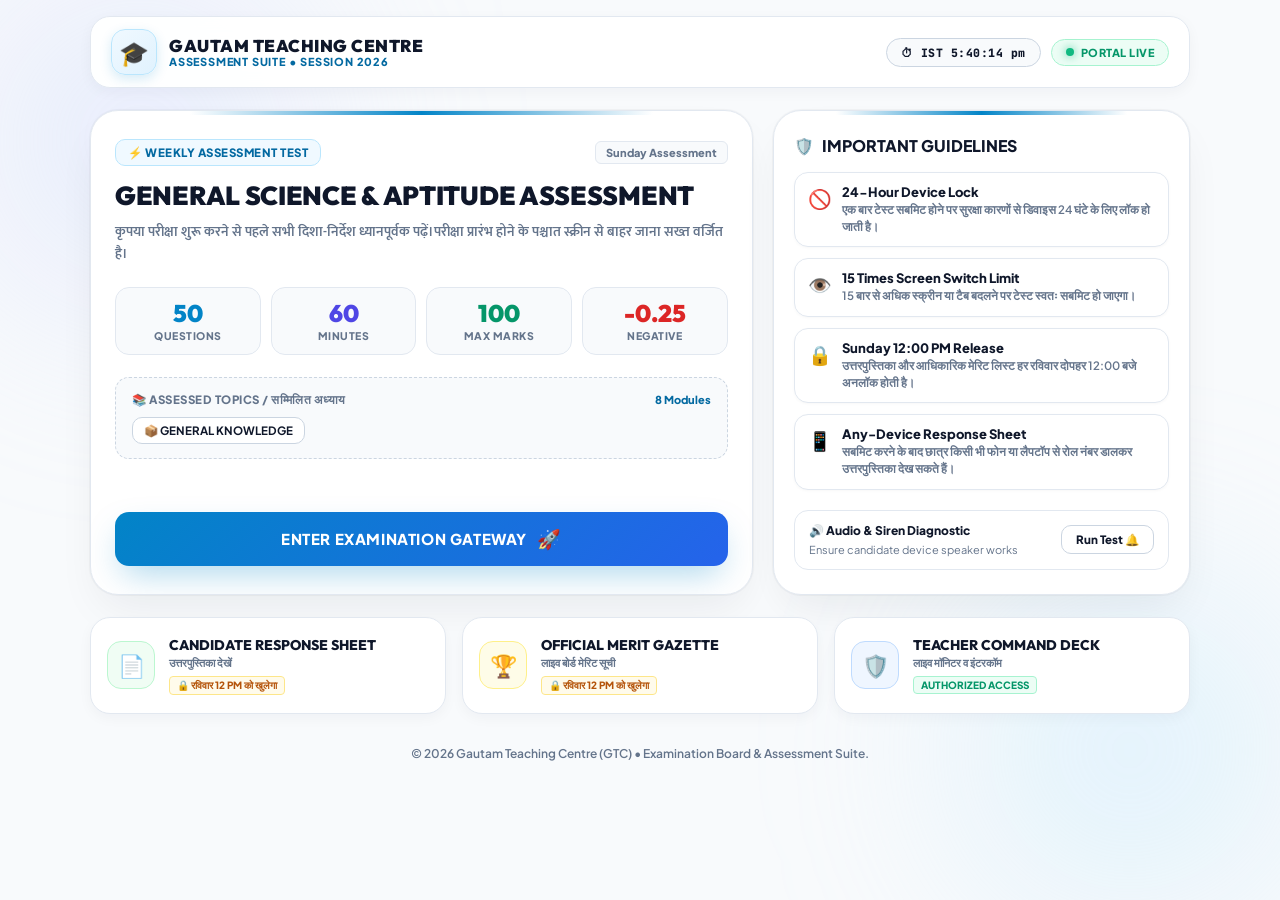
<file: index.html>
<!DOCTYPE html>
<html lang="en">
<head>
    <meta charset="UTF-8">
    <meta name="viewport" content="width=device-width, initial-scale=1.0, maximum-scale=5.0, user-scalable=yes">
    <meta name="referrer" content="no-referrer">
    <meta name="theme-color" content="#0284c7">
    <meta name="description" content="Gautam Teaching Centre (GTC) - National Standard Computer-Based Examination Gateway and Academic Assessment Suite 2026.">
    <title>Gautam Teaching Centre | Official Online Examination Gateway</title>
    
    <!-- 🌐 High-Performance Google Web Fonts -->
    <link rel="preconnect" href="https://fonts.googleapis.com">
    <link rel="preconnect" href="https://fonts.gstatic.com" crossorigin>
    <link href="https://fonts.googleapis.com/css2?family=Outfit:wght@500;600;700;800;900&family=Plus+Jakarta+Sans:wght@400;500;600;700;800&family=Mukta:wght@500;600;700;800&family=JetBrains+Mono:wght@600;700;800&display=swap" rel="stylesheet">

    <style>
        /* ==========================================================================
           🎨 1. CORE DESIGN TOKENS & SYSTEM VARIABLES
           ========================================================================== */
        :root {
            --primary: #0284c7;
            --primary-deep: #0369a1;
            --primary-light: #38bdf8;
            --primary-soft: #f0f9ff;
            --primary-border: #bae6fd;
            --primary-glow: rgba(2, 132, 199, 0.28);

            --accent: #4f46e5;
            --accent-deep: #3730a3;
            --accent-soft: #eef2ff;
            --accent-border: #c7d2fe;

            --royal-gold: #d97706;
            --royal-gold-light: #fef3c7;
            --royal-gold-border: #fde68a;

            --bg-page: #f8fafc;
            --surface: #ffffff;
            --surface-muted: #f8fafc;
            --surface-hover: #f1f5f9;

            --border-light: #e2e8f0;
            --border-card: #cbd5e1;
            --border-focus: #0284c7;

            --text-heading: #0f172a;
            --text-body: #334155;
            --text-muted: #64748b;
            --text-inverted: #ffffff;

            --success: #10b981;
            --success-deep: #059669;
            --success-bg: #ecfdf5;
            --success-border: #a7f3d0;
            --success-glow: rgba(16, 185, 129, 0.25);

            --warning: #f59e0b;
            --warning-deep: #b45309;
            --warning-bg: #fffbeb;
            --warning-border: #fde68a;

            --danger: #ef4444;
            --danger-deep: #dc2626;
            --danger-bg: #fef2f2;
            --danger-border: #fecaca;
            --danger-glow: rgba(239, 68, 68, 0.25);

            --radius-xs: 6px;
            --radius-sm: 10px;
            --radius-md: 14px;
            --radius-lg: 20px;
            --radius-xl: 28px;
            --radius-full: 9999px;

            --shadow-subtle: 0 4px 14px rgba(15, 23, 42, 0.04);
            --shadow-card: 0 20px 45px -12px rgba(15, 23, 42, 0.08), 0 0 1px 1px rgba(15, 23, 42, 0.04);
            --shadow-float: 0 14px 34px -8px rgba(2, 132, 199, 0.35);
            --shadow-modal: 0 30px 70px -15px rgba(15, 23, 42, 0.35);

            --transition-smooth: all 0.22s cubic-bezier(0.4, 0, 0.2, 1);
            --font-main: 'Plus Jakarta Sans', -apple-system, BlinkMacSystemFont, "Segoe UI", Roboto, sans-serif;
            --font-display: 'Outfit', sans-serif;
            --font-hindi: 'Mukta', sans-serif;
            --font-mono: 'JetBrains Mono', monospace;
        }

        /* ==========================================================================
           🛡️ 2. GLOBAL RESET & BASE VIEWPORT LOCK
           ========================================================================== */
        *, *::before, *::after {
            margin: 0;
            padding: 0;
            box-sizing: border-box;
            font-family: var(--font-main);
            -webkit-tap-highlight-color: transparent;
            -webkit-font-smoothing: antialiased;
            text-rendering: optimizeLegibility;
        }

        html {
            scroll-behavior: smooth;
            font-size: 15px;
        }

        html, body {
            overscroll-behavior-y: contain !important;
            touch-action: pan-x pan-y;
        }

        body {
            background-color: var(--bg-page);
            min-height: 100vh;
            color: var(--text-heading);
            display: flex;
            flex-direction: column;
            align-items: center;
            justify-content: flex-start;
            position: relative;
            overflow-x: hidden;
            padding: 16px 14px 90px;
        }

        /* Ambient Lighting Backdrops */
        .ambient-glow-left {
            position: fixed;
            width: 520px;
            height: 520px;
            background: radial-gradient(circle, rgba(199, 210, 254, 0.45) 0%, rgba(248, 250, 252, 0) 70%);
            top: -120px;
            left: -120px;
            border-radius: 50%;
            filter: blur(85px);
            z-index: 0;
            pointer-events: none;
        }

        .ambient-glow-right {
            position: fixed;
            width: 480px;
            height: 480px;
            background: radial-gradient(circle, rgba(186, 230, 253, 0.5) 0%, rgba(248, 250, 252, 0) 70%);
            bottom: -90px;
            right: -90px;
            border-radius: 50%;
            filter: blur(85px);
            z-index: 0;
            pointer-events: none;
        }

        /* ==========================================================================
           🏛️ 3. TOP COMMAND HEADER & STATUS BAR
           ========================================================================== */
        .portal-header {
            width: 100%;
            max-width: 1100px;
            background: rgba(255, 255, 255, 0.94);
            backdrop-filter: blur(14px);
            -webkit-backdrop-filter: blur(14px);
            border: 1.5px solid var(--border-light);
            border-radius: var(--radius-lg);
            padding: 12px 20px;
            display: flex;
            justify-content: space-between;
            align-items: center;
            box-shadow: var(--shadow-subtle);
            margin-bottom: 22px;
            position: relative;
            z-index: 20;
            flex-wrap: wrap;
            gap: 12px;
        }

        .brand-cluster {
            display: flex;
            align-items: center;
            gap: 12px;
            user-select: none;
        }

        .brand-logo-disc {
            width: 46px;
            height: 46px;
            background: linear-gradient(135deg, var(--primary-soft) 0%, #e0f2fe 100%);
            border: 1.8px solid var(--primary-border);
            border-radius: var(--radius-md);
            display: flex;
            align-items: center;
            justify-content: center;
            font-size: 24px;
            box-shadow: 0 4px 12px rgba(2, 132, 199, 0.16);
            transition: var(--transition-smooth);
            cursor: pointer;
            position: relative;
        }

        .brand-logo-disc:hover {
            transform: scale(1.06) rotate(-3deg);
            border-color: var(--primary);
        }

        .brand-logo-disc:active {
            transform: scale(0.94);
        }

        .brand-taglines h1 {
            font-family: var(--font-display);
            font-size: 17px;
            font-weight: 900;
            letter-spacing: 0.5px;
            color: var(--text-heading);
            text-transform: uppercase;
            line-height: 1.15;
        }

        .brand-taglines p {
            font-size: 11px;
            color: var(--primary-deep);
            font-weight: 800;
            letter-spacing: 0.8px;
            text-transform: uppercase;
        }

        .header-actions-cluster {
            display: flex;
            align-items: center;
            gap: 10px;
            flex-wrap: wrap;
        }

        .live-clock-pill {
            display: inline-flex;
            align-items: center;
            gap: 6px;
            background: var(--surface-muted);
            border: 1.2px solid var(--border-card);
            padding: 6px 14px;
            border-radius: var(--radius-full);
            font-family: var(--font-mono);
            font-size: 11.5px;
            font-weight: 800;
            color: var(--text-heading);
            letter-spacing: 0.5px;
        }

        .status-indicator-pill {
            display: inline-flex;
            align-items: center;
            gap: 7px;
            background: var(--success-bg);
            border: 1.5px solid var(--success-border);
            color: var(--success-deep);
            padding: 6px 14px;
            border-radius: var(--radius-full);
            font-size: 11px;
            font-weight: 800;
            text-transform: uppercase;
            letter-spacing: 0.5px;
        }

        .status-dot-pulse {
            width: 8px;
            height: 8px;
            background: #10b981;
            border-radius: 50%;
            box-shadow: 0 0 10px rgba(16, 185, 129, 0.8);
            animation: pulseAura 1.6s infinite ease-in-out;
        }

        @keyframes pulseAura {
            0%, 100% { transform: scale(1); opacity: 1; }
            50% { transform: scale(1.35); opacity: 0.45; }
        }

        /* ==========================================================================
           📦 4. MAIN ASSESSMENT GRID LAYOUT
           ========================================================================== */
        .portal-grid {
            width: 100%;
            max-width: 1100px;
            display: grid;
            grid-template-columns: 1.35fr 0.85fr;
            gap: 20px;
            position: relative;
            z-index: 10;
        }

        .glass-card {
            background: var(--surface);
            border: 1.5px solid var(--border-light);
            border-radius: var(--radius-xl);
            padding: 28px 24px;
            box-shadow: var(--shadow-card);
            position: relative;
            overflow: hidden;
            display: flex;
            flex-direction: column;
            justify-content: space-between;
            transition: var(--transition-smooth);
        }

        .glass-card::before {
            content: '';
            position: absolute;
            top: 0;
            left: 15%;
            right: 15%;
            height: 3.5px;
            background: linear-gradient(90deg, transparent, var(--primary), transparent);
        }

        .card-heading-strip {
            display: flex;
            justify-content: space-between;
            align-items: center;
            margin-bottom: 14px;
            flex-wrap: wrap;
            gap: 8px;
        }

        .assessment-badge {
            display: inline-flex;
            align-items: center;
            gap: 6px;
            background: var(--primary-soft);
            border: 1.2px solid var(--primary-border);
            color: var(--primary-deep);
            padding: 5px 12px;
            border-radius: var(--radius-sm);
            font-size: 11.5px;
            font-weight: 800;
            letter-spacing: 0.5px;
            text-transform: uppercase;
        }

        .session-sub-tag {
            font-size: 11px;
            font-weight: 800;
            color: var(--text-muted);
            background: var(--surface-muted);
            border: 1px solid var(--border-light);
            padding: 4px 10px;
            border-radius: var(--radius-xs);
        }

        .exam-title-display {
            font-family: var(--font-display);
            font-size: 26px;
            font-weight: 900;
            color: var(--text-heading);
            text-transform: uppercase;
            line-height: 1.25;
            margin-bottom: 8px;
            letter-spacing: -0.3px;
        }

        .exam-desc-hindi {
            font-family: var(--font-hindi);
            font-size: 14px;
            color: var(--text-muted);
            line-height: 1.6;
            margin-bottom: 22px;
            font-weight: 600;
        }

        /* 4-Point Metrics Quad */
        .metrics-quad-grid {
            display: grid;
            grid-template-columns: repeat(4, 1fr);
            gap: 10px;
            margin-bottom: 22px;
        }

        .metric-cell {
            background: var(--surface-muted);
            border: 1.5px solid var(--border-light);
            border-radius: var(--radius-md);
            padding: 12px 6px;
            text-align: center;
            transition: var(--transition-smooth);
        }

        .metric-cell:hover {
            transform: translateY(-2px);
            background: #ffffff;
            border-color: var(--primary-border);
            box-shadow: 0 6px 16px -4px var(--primary-glow);
        }

        .metric-value {
            font-family: var(--font-display);
            font-size: 24px;
            font-weight: 900;
            line-height: 1.1;
            margin-bottom: 2px;
        }

        .metric-label {
            font-size: 10.5px;
            font-weight: 800;
            color: var(--text-muted);
            text-transform: uppercase;
            letter-spacing: 0.5px;
        }

        /* Topics Cloud */
        .topics-cloud-box {
            background: var(--surface-muted);
            border: 1.5px dashed var(--border-card);
            border-radius: var(--radius-md);
            padding: 14px 16px;
            margin-bottom: 24px;
        }

        .topics-header-row {
            display: flex;
            justify-content: space-between;
            align-items: center;
            margin-bottom: 10px;
        }

        .topics-title-label {
            font-size: 11.5px;
            font-weight: 800;
            color: var(--text-muted);
            text-transform: uppercase;
            letter-spacing: 0.5px;
        }

        .topics-count-badge {
            font-size: 11px;
            font-weight: 800;
            color: var(--primary-deep);
        }

        .topics-cloud {
            display: flex;
            gap: 7px;
            flex-wrap: wrap;
        }

        .topic-pill {
            background: #ffffff;
            border: 1.2px solid var(--border-card);
            color: var(--text-heading);
            padding: 5px 11px;
            border-radius: var(--radius-sm);
            font-size: 11.5px;
            font-weight: 700;
            display: inline-flex;
            align-items: center;
            gap: 5px;
            transition: var(--transition-smooth);
        }

        .topic-pill:hover {
            border-color: var(--primary);
            color: var(--primary-deep);
            background: var(--primary-soft);
        }

        /* Launch Examination CTA Button */
        .btn-primary-launch {
            width: 100%;
            min-height: 54px;
            background: linear-gradient(135deg, #0284c7 0%, #2563eb 100%);
            color: #ffffff;
            border: none;
            border-radius: var(--radius-md);
            font-size: 15px;
            font-weight: 800;
            letter-spacing: 0.6px;
            text-transform: uppercase;
            cursor: pointer;
            box-shadow: var(--shadow-float);
            display: flex;
            align-items: center;
            justify-content: center;
            gap: 10px;
            text-decoration: none;
            transition: var(--transition-smooth);
            position: relative;
            overflow: hidden;
            user-select: none;
        }

        .btn-primary-launch::after {
            content: '';
            position: absolute;
            top: 0; left: -100%; width: 60%; height: 100%;
            background: linear-gradient(90deg, transparent, rgba(255, 255, 255, 0.25), transparent);
            transform: skewX(-25deg);
            animation: shineSweep 4s infinite ease-in-out;
        }

        @keyframes shineSweep {
            0% { left: -100%; }
            20% { left: 140%; }
            100% { left: 140%; }
        }

        .btn-primary-launch:hover {
            transform: translateY(-2px);
            box-shadow: 0 16px 36px -6px rgba(37, 99, 235, 0.55);
        }

        .btn-primary-launch:active {
            transform: translateY(1px);
        }

        /* Instructions & Rules Side Column */
        .rules-column-title {
            font-family: var(--font-display);
            font-size: 16px;
            font-weight: 900;
            color: var(--text-heading);
            text-transform: uppercase;
            margin-bottom: 16px;
            display: flex;
            align-items: center;
            gap: 8px;
        }

        .rules-cards-stack {
            display: flex;
            flex-direction: column;
            gap: 11px;
            margin-bottom: 20px;
        }

        .rule-item-card {
            display: flex;
            align-items: flex-start;
            gap: 10px;
            background: #ffffff;
            border: 1.2px solid var(--border-light);
            padding: 11px 13px;
            border-radius: var(--radius-md);
            box-shadow: 0 1px 3px rgba(15, 23, 42, 0.03);
            transition: var(--transition-smooth);
        }

        .rule-item-card:hover {
            border-color: var(--border-card);
            transform: translateX(2px);
        }

        .rule-icon-box {
            font-size: 19px;
            flex-shrink: 0;
            margin-top: 2px;
        }

        .rule-item-card h5 {
            font-size: 13px;
            font-weight: 800;
            color: var(--text-heading);
            margin-bottom: 2px;
        }

        .rule-item-card p {
            font-size: 11.5px;
            color: var(--text-muted);
            line-height: 1.45;
            font-weight: 600;
        }

        /* Diagnostic & Audio Tool Strip */
        .system-readiness-box {
            background: #ffffff;
            border: 1.5px solid var(--border-light);
            border-radius: var(--radius-md);
            padding: 12px 14px;
            display: flex;
            align-items: center;
            justify-content: space-between;
            margin-top: auto;
        }

        .action-chip-btn {
            background: #ffffff;
            border: 1.4px solid var(--border-card);
            color: var(--text-heading);
            padding: 6px 14px;
            border-radius: var(--radius-sm);
            font-size: 11.5px;
            font-weight: 800;
            cursor: pointer;
            display: inline-flex;
            align-items: center;
            gap: 6px;
            transition: var(--transition-smooth);
            user-select: none;
            outline: none;
        }

        .action-chip-btn:hover {
            border-color: var(--primary);
            color: var(--primary);
            background: var(--primary-soft);
            transform: translateY(-1px);
        }

        /* ==========================================================================
           ⚡ 5. UNIVERSAL QUICK NAVIGATION DOCK (SUNDAY 12:00 PM LOCK APPLIED)
           ========================================================================== */
        .quick-nav-dock {
            width: 100%;
            max-width: 1100px;
            margin: 22px auto 0;
            display: grid;
            grid-template-columns: repeat(3, 1fr);
            gap: 16px;
            position: relative;
            z-index: 10;
        }

        .dock-card {
            background: var(--surface);
            border: 1.5px solid var(--border-light);
            border-radius: var(--radius-lg);
            padding: 18px 16px;
            display: flex;
            align-items: center;
            gap: 14px;
            cursor: pointer;
            box-shadow: var(--shadow-subtle);
            transition: var(--transition-smooth);
            user-select: none;
            position: relative;
            overflow: hidden;
        }

        .dock-card:hover {
            transform: translateY(-3px);
            border-color: var(--primary-border);
            box-shadow: var(--shadow-card);
        }

        .dock-icon-box {
            width: 48px;
            height: 48px;
            border-radius: var(--radius-md);
            display: flex;
            align-items: center;
            justify-content: center;
            font-size: 22px;
            flex-shrink: 0;
        }

        .dock-icon-box.sheet {
            background: #f0fdf4;
            border: 1.5px solid #bbf7d0;
            color: #16a34a;
        }

        .dock-icon-box.result {
            background: #fefce8;
            border: 1.5px solid #fef08a;
            color: #ca8a04;
        }

        .dock-icon-box.admin {
            background: #eff6ff;
            border: 1.5px solid #bfdbfe;
            color: #2563eb;
        }

        .dock-text h4 {
            font-family: var(--font-display);
            font-size: 14px;
            font-weight: 800;
            color: var(--text-heading);
            text-transform: uppercase;
            margin-bottom: 2px;
        }

        .dock-text p {
            font-size: 11px;
            color: var(--text-muted);
            font-weight: 600;
            line-height: 1.35;
        }

        .locked-tag-badge {
            display: inline-flex;
            align-items: center;
            gap: 4px;
            background: #fffbeb;
            border: 1px solid #fde68a;
            color: #b45309;
            padding: 2px 7px;
            border-radius: 4px;
            font-size: 10px;
            font-weight: 800;
            margin-top: 5px;
            text-transform: uppercase;
        }

        .unlocked-tag-badge {
            display: inline-flex;
            align-items: center;
            gap: 4px;
            background: #ecfdf5;
            border: 1px solid #a7f3d0;
            color: #059669;
            padding: 2px 7px;
            border-radius: 4px;
            font-size: 10px;
            font-weight: 800;
            margin-top: 5px;
            text-transform: uppercase;
        }

        /* ==========================================================================
           🔍 6. CANDIDATE CROSS-DEVICE FAST ROLL LOOKUP WIDGET
           ========================================================================== */
        .lookup-widget-section {
            width: 100%;
            max-width: 1100px;
            margin-top: 20px;
            background: #ffffff;
            border: 1.5px solid var(--border-light);
            border-radius: var(--radius-lg);
            padding: 18px 20px;
            box-shadow: var(--shadow-subtle);
            position: relative;
            z-index: 10;
        }

        .lookup-widget-header {
            display: flex;
            justify-content: space-between;
            align-items: center;
            margin-bottom: 12px;
            flex-wrap: wrap;
            gap: 8px;
        }

        .lookup-widget-header h3 {
            font-family: var(--font-display);
            font-size: 14px;
            font-weight: 800;
            color: var(--text-heading);
            text-transform: uppercase;
            display: flex;
            align-items: center;
            gap: 6px;
        }

        .lookup-input-cluster {
            display: flex;
            gap: 10px;
            flex-wrap: wrap;
        }

        .lookup-input {
            flex: 1;
            min-width: 240px;
            height: 46px;
            padding: 10px 16px;
            background: var(--surface-muted);
            border: 1.5px solid var(--border-card);
            border-radius: var(--radius-md);
            font-family: var(--font-mono);
            font-size: 13.5px;
            font-weight: 800;
            color: var(--text-heading);
            outline: none;
            text-transform: uppercase;
            letter-spacing: 1.5px;
            transition: var(--transition-smooth);
        }

        .lookup-input:focus {
            background: #ffffff;
            border-color: var(--primary);
            box-shadow: 0 0 0 3px var(--primary-glow);
        }

        /* ==========================================================================
           🔒 7. MASTER ADMIN PASSCODE MODAL (KEY: GK9890)
           ========================================================================== */
        .modal-overlay {
            position: fixed;
            inset: 0;
            background: rgba(15, 23, 42, 0.78);
            backdrop-filter: blur(10px);
            -webkit-backdrop-filter: blur(10px);
            display: none;
            justify-content: center;
            align-items: center;
            padding: 20px;
            z-index: 99999;
        }

        .modal-box {
            background: #ffffff;
            border: 1.5px solid var(--border-light);
            border-radius: var(--radius-xl);
            max-width: 440px;
            width: 100%;
            padding: 28px 24px;
            text-align: center;
            box-shadow: var(--shadow-modal);
            position: relative;
            animation: modalFadeIn 0.24s cubic-bezier(0.4, 0, 0.2, 1);
        }

        @keyframes modalFadeIn {
            from { opacity: 0; transform: scale(0.92) translateY(12px); }
            to { opacity: 1; transform: scale(1) translateY(0); }
        }

        .icon-crest-wrap {
            width: 60px;
            height: 60px;
            background: linear-gradient(135deg, var(--primary-soft) 0%, #e0f2fe 100%);
            border: 1.8px solid var(--primary-border);
            border-radius: var(--radius-lg);
            display: flex;
            align-items: center;
            justify-content: center;
            margin: 0 auto 14px;
            font-size: 28px;
            box-shadow: 0 8px 22px -6px rgba(2, 132, 199, 0.25);
        }

        .modal-pass-input {
            width: 100%;
            height: 50px;
            padding: 12px;
            background: #f8fafc;
            border: 1.8px solid var(--border-card);
            border-radius: var(--radius-md);
            color: var(--text-heading);
            font-family: var(--font-mono);
            font-size: 15px;
            text-align: center;
            font-weight: 800;
            letter-spacing: 3px;
            outline: none;
            box-sizing: border-box;
            margin-bottom: 8px;
            text-transform: uppercase;
            transition: var(--transition-smooth);
        }

        .modal-pass-input:focus {
            border-color: var(--primary);
            background: #ffffff;
            box-shadow: 0 0 0 3.5px var(--primary-glow);
        }

        .modal-err-msg {
            color: var(--danger-deep);
            background: var(--danger-bg);
            border: 1px solid var(--danger-border);
            padding: 8px 12px;
            border-radius: var(--radius-sm);
            font-size: 12px;
            font-weight: 700;
            margin-bottom: 14px;
            display: none;
        }

        /* Floating Toast */
        #portalToast {
            position: fixed;
            bottom: 26px;
            background: #0f172a;
            color: #ffffff;
            padding: 11px 22px;
            border-radius: var(--radius-full);
            font-size: 12.5px;
            font-weight: 700;
            z-index: 100002;
            display: none;
            box-shadow: 0 10px 25px rgba(0, 0, 0, 0.25);
            animation: toastPop 0.25s ease;
        }

        @keyframes toastPop {
            from { transform: translateY(15px); opacity: 0; }
            to { transform: translateY(0); opacity: 1; }
        }

        /* Footer */
        .portal-footer {
            margin-top: 32px;
            font-size: 12px;
            color: var(--text-muted);
            font-weight: 600;
            text-align: center;
            user-select: none;
        }

        /* ==========================================================================
           📱 8. ADVANCED RESPONSIVE DESIGN (<820px, <540px)
           ========================================================================== */
        @media (max-width: 820px) {
            body {
                padding: 10px 10px 90px;
            }

            .portal-grid {
                grid-template-columns: 1fr;
            }

            .quick-nav-dock {
                grid-template-columns: 1fr;
            }

            .metrics-quad-grid {
                grid-template-columns: repeat(2, 1fr);
            }

            .exam-title-display {
                font-size: 22px;
            }

            .portal-header {
                padding: 10px 14px;
            }

            .brand-taglines h1 {
                font-size: 15px;
            }
        }

        @media (max-width: 480px) {
            .glass-card {
                padding: 22px 16px;
            }

            .metric-value {
                font-size: 20px;
            }

            .dock-card {
                padding: 14px 12px;
            }
        }
    </style>
</head>

<body>

    <!-- 🌌 Ambient Lights -->
    <div class="ambient-glow-left"></div>
    <div class="ambient-glow-right"></div>

    <!-- 🔔 Notification Toast -->
    <div id="portalToast">Notification message</div>

    <!-- ==========================================================================
         🏛️ 1. TOP COMMAND HEADER
         ========================================================================== -->
    <header class="portal-header">
        <div class="brand-cluster">
            <div class="brand-logo-disc" id="secretAdminLogo">
                🎓
            </div>
            <div class="brand-taglines">
                <h1>GAUTAM TEACHING CENTRE</h1>
                <p id="portalHeaderSession">ASSESSMENT SUITE • SESSION 2026</p>
            </div>
        </div>

        <div class="header-actions-cluster">
            <div class="live-clock-pill" id="livePortalClock">⏱ IST --:--:--</div>
            <div class="status-indicator-pill">
                <span class="status-dot-pulse"></span>
                <span>Portal Live</span>
            </div>
        </div>
    </header>

    <!-- ==========================================================================
         📦 2. CORE ASSESSMENT OVERVIEW GRID
         ========================================================================== -->
    <main class="portal-grid">
        
        <!-- Left: Live Exam Briefing Card -->
        <section class="glass-card">
            <div>
                <div class="card-heading-strip">
                    <span class="assessment-badge" id="badgeExamType">
                        ⚡ WEEKLY ASSESSMENT TEST
                    </span>
                    <span class="session-sub-tag">Sunday Assessment</span>
                </div>

                <h2 class="exam-title-display" id="dispExamTitle">
                    General Science & Aptitude Assessment
                </h2>
                <p class="exam-desc-hindi" id="dispExamSubtitle">
                    कृपया परीक्षा शुरू करने से पहले सभी दिशा-निर्देश ध्यानपूर्वक पढ़ें। परीक्षा प्रारंभ होने के पश्चात स्क्रीन से बाहर जाना सख्त वर्जित है।
                </p>

                <!-- 📊 4-Point Metrics Quad -->
                <div class="metrics-quad-grid">
                    <div class="metric-cell">
                        <div class="metric-value" id="valQuestions" style="color: var(--primary);">50</div>
                        <div class="metric-label">Questions</div>
                    </div>
                    <div class="metric-cell">
                        <div class="metric-value" id="valDuration" style="color: #4f46e5;">60</div>
                        <div class="metric-label">Minutes</div>
                    </div>
                    <div class="metric-cell">
                        <div class="metric-value" id="valMaxMarks" style="color: #059669;">100</div>
                        <div class="metric-label">Max Marks</div>
                    </div>
                    <div class="metric-cell">
                        <div class="metric-value" id="valNegative" style="color: #dc2626;">-0.25</div>
                        <div class="metric-label">Negative</div>
                    </div>
                </div>

                <!-- 🏷️ Dynamic Topics Cloud -->
                <div class="topics-cloud-box">
                    <div class="topics-header-row">
                        <span class="topics-title-label">
                            📚 Assessed Topics / सम्मिलित अध्याय
                        </span>
                        <span class="topics-count-badge" id="dispTopicCount">8 Modules</span>
                    </div>
                    <div class="topics-cloud" id="topicsContainer">
                        <span class="topic-pill">📦 GENERAL KNOWLEDGE</span>
                        <!-- <span class="topic-pill">🔺 Triangle</span>
                        <span class="topic-pill">🏷️ Profit & Loss</span>
                        <span class="topic-pill">➗ BODMAS</span>
                        <span class="topic-pill">⚖️ Equations</span>
                        <span class="topic-pill">📈 Simple Interest</span>
                        <span class="topic-pill">🧠 Logical Reasoning</span>-->
                    </div>
                </div>
            </div>

            <!-- Primary Action Launch Button -->
            <a href="auth.html" style="text-decoration: none;">
                <button type="button" class="btn-primary-launch">
                    <span>Enter Examination Gateway</span>
                    <span style="font-size: 19px;">🚀</span>
                </button>
            </a>
        </section>

        <!-- Right: Rules & Diagnostics Card -->
        <section class="glass-card" style="padding: 24px 20px;">
            <div>
                <h3 class="rules-column-title">
                    <span>🛡️</span>
                    <span>Important Guidelines</span>
                </h3>

                <div class="rules-cards-stack">
                    <div class="rule-item-card" id="deviceLockRuleCard" onclick="handleDeviceLockTap()" style="cursor: pointer; user-select: none;">
                        <span class="rule-icon-box" style="color: #dc2626;">🚫</span>
                        <div>
                            <h5>24-Hour Device Lock</h5>
                            <p>एक बार टेस्ट सबमिट होने पर सुरक्षा कारणों से डिवाइस 24 घंटे के लिए लॉक हो जाती है।</p>
                        </div>
                    </div>

                    <div class="rule-item-card">
                        <span class="rule-icon-box" style="color: #b45309;">👁️</span>
                        <div>
                            <h5>15 Times Screen Switch Limit</h5>
                            <p>15 बार से अधिक स्क्रीन या टैब बदलने पर टेस्ट स्वतः सबमिट हो जाएगा।</p>
                        </div>
                    </div>

                    <div class="rule-item-card">
                        <span class="rule-icon-box" style="color: #0284c7;">🔒</span>
                        <div>
                            <h5>Sunday 12:00 PM Release</h5>
                            <p>उत्तरपुस्तिका और आधिकारिक मेरिट लिस्ट हर रविवार दोपहर 12:00 बजे अनलॉक होती है।</p>
                        </div>
                    </div>

                    <div class="rule-item-card">
                        <span class="rule-icon-box" style="color: #10b981;">📱</span>
                        <div>
                            <h5>Any-Device Response Sheet</h5>
                            <p>सबमिट करने के बाद छात्र किसी भी फोन या लैपटॉप से रोल नंबर डालकर उत्तरपुस्तिका देख सकते हैं।</p>
                        </div>
                    </div>
                </div>
            </div>

            <!-- Diagnostics -->
            <div class="system-readiness-box">
                <div>
                    <span style="font-size: 12px; font-weight: 800; color: var(--text-heading); display: block;">🔊 Audio & Siren Diagnostic</span>
                    <span style="font-size: 11px; color: var(--text-muted);">Ensure candidate device speaker works</span>
                </div>
                <button type="button" class="action-chip-btn" onclick="performSystemAudioCheck()">Run Test 🔔</button>
            </div>
        </section>
    </main>

    <!-- ==========================================================================
         ⚡ 3. QUICK NAVIGATION UTILITIES DOCK
         ========================================================================== -->
    <nav class="quick-nav-dock">
        <!-- Response Sheet Card -->
        <div class="dock-card" id="badgeDockResponse" onclick="handleLockedNavClick('response-sheet.html', 'Response Sheet')">
            <div class="dock-icon-box sheet">📄</div>
            <div class="dock-text">
                <h4>Candidate Response Sheet</h4>
                <p>उत्तरपुस्तिका देखें</p>
                <div id="badgeLockResponse" class="locked-tag-badge">🔒 रविवार 12 PM को खुलेगा</div>
            </div>
        </div>

        <!-- Merit List Card -->
        <div class="dock-card" id="badgeDockResult" onclick="handleLockedNavClick('result.html', 'Merit List')">
            <div class="dock-icon-box result">🏆</div>
            <div class="dock-text">
                <h4>Official Merit Gazette</h4>
                <p>लाइव बोर्ड मेरिट सूची</p>
                <div id="badgeLockResult" class="locked-tag-badge">🔒 रविवार 12 PM को खुलेga</div>
            </div>
        </div>

        <!-- Teacher Command Center -->
        <div class="dock-card" onclick="openAdminModal()">
            <div class="dock-icon-box admin">🛡️</div>
            <div class="dock-text">
                <h4>Teacher Command Deck</h4>
                <p>लाइव मॉनिटर व इंटरकॉम</p>
                <div class="unlocked-tag-badge">Authorized Access</div>
            </div>
        </div>
    </nav>

    <!-- ==========================================================================
         🔒 5. MASTER ADMIN PASSCODE MODAL
         ========================================================================== -->
    <div id="adminBypassModal" class="modal-overlay">
        <div class="modal-box">
            <div class="icon-crest-wrap">🛡️</div>
            <h3 id="adminModalTitle" style="font-family: var(--font-display); font-size: 19px; font-weight: 900; text-transform: uppercase; margin-bottom: 6px;">
                Authorization Required
            </h3>
            <p id="adminModalDesc" style="font-size: 13px; color: var(--text-muted); line-height: 1.5; margin-bottom: 18px; font-weight: 600;">
                यह अनुभाग केवल रविवार दोपहर 12:00 बजे अनलॉक होता है। अभी खोलने हेतु शिक्षक का मास्टर पासवर्ड दर्ज करें:
            </p>

            <input 
                type="password" 
                id="adminBypassPassInput" 
                placeholder="ENTER MASTER PASSCODE" 
                autocomplete="off" 
                class="modal-pass-input"
                oninput="this.value = this.value.toUpperCase()">

            <div id="adminBypassErr" class="modal-err-msg">
                ❌ अमान्य पासवर्ड! कृपया सही कोड दर्ज करें।
            </div>

            <div style="display: flex; gap: 10px;">
                <button type="button" class="btn-primary-launch" style="min-height: 46px; font-size: 13.5px;" onclick="verifyAdminBypass()">
                    Authorize & Open 🚀
                </button>
                <button type="button" class="action-chip-btn" style="min-height: 46px; padding: 0 18px;" onclick="closeAdminBypassModal()">
                    Cancel
                </button>
            </div>
        </div>
    </div>

    <!-- 🏷️ Footer -->
    <footer class="portal-footer">
        &copy; 2026 Gautam Teaching Centre (GTC) • Examination Board & Assessment Suite.
    </footer>

    <!-- Optional Question Bank Intake -->
    <script src="js/questions.js" onerror="this.onerror=null; console.log('Questions file linked.');"></script>

    <!-- ==========================================================================
         🧠 6. GATEWAY CONTROLLER JAVASCRIPT ENGINE
         ========================================================================== */ -->
    <script>
        const MASTER_PASS = "GK9890";
        const BACKUP_KEYS = ["GK9890"];
        let targetLockedUrl = "";

        /**
         * Check if unlocked by schedule:
         * Sunday >= 12:00 PM (IST)
         */
        function isUnlockedBySchedule() {
            const now = new Date();
            const day = now.getDay(); // 0 is Sunday
            const hour = now.getHours(); // 0 to 23
            return (day === 0 && hour >= 12);
        }

        window.addEventListener('DOMContentLoaded', () => {
            startLiveClock();
            updateScheduleLockBadges();
            initializeDynamicMetrics();
        });

        function initializeDynamicMetrics() {
            try {
                if (typeof questions !== 'undefined' && Array.isArray(questions) && questions.length > 0) {
                    const qCount = questions.length;
                    const maxMarks = (qCount * 2).toFixed(0);
                    
                    const elQ = document.getElementById("valQuestions");
                    const elM = document.getElementById("valMaxMarks");
                    if (elQ) elQ.textContent = qCount;
                    if (elM) elM.textContent = maxMarks;
                }
            } catch (e) {}
        }

        function updateScheduleLockBadges() {
            const isUnlocked = isUnlockedBySchedule() || sessionStorage.getItem("adminUnlockedAll") === "true";
            const bResp = document.getElementById("badgeLockResponse");
            const bRes = document.getElementById("badgeLockResult");

            if (isUnlocked) {
                if (bResp) { bResp.className = "unlocked-tag-badge"; bResp.textContent = "🟢 Unlocked"; }
                if (bRes) { bRes.className = "unlocked-tag-badge"; bRes.textContent = "🟢 Unlocked"; }
            } else {
                if (bResp) { bResp.className = "locked-tag-badge"; bResp.textContent = "🔒 रविवार 12 PM को खुलेगा"; }
                if (bRes) { bRes.className = "locked-tag-badge"; bRes.textContent = "🔒 रविवार 12 PM को खुलेगा"; }
            }
        }

        function handleLockedNavClick(destinationUrl, featureName) {
            const isUnlocked = isUnlockedBySchedule() || sessionStorage.getItem("adminUnlockedAll") === "true";
            if (isUnlocked) {
                window.location.href = destinationUrl;
            } else {
                targetLockedUrl = destinationUrl;
                openAdminBypassModal(featureName);
            }
        }

        function openAdminBypassModal(featureName) {
            const modal = document.getElementById("adminBypassModal");
            const title = document.getElementById("adminModalTitle");
            const err = document.getElementById("adminBypassErr");
            const input = document.getElementById("adminBypassPassInput");

            if (title && featureName) title.textContent = `${featureName} Locked 🔒`;
            if (err) err.style.display = "none";
            if (input) input.value = "";
            if (modal) modal.style.display = "flex";
            if (input) setTimeout(() => input.focus(), 150);
        }

        function closeAdminBypassModal() {
            const modal = document.getElementById("adminBypassModal");
            if (modal) modal.style.display = "none";
        }

        function verifyAdminBypass() {
            const input = document.getElementById("adminBypassPassInput");
            const err = document.getElementById("adminBypassErr");
            const entered = input ? input.value.trim().toUpperCase() : "";

            if (BACKUP_KEYS.includes(entered)) {
                sessionStorage.setItem("adminUnlockedAll", "true");
                sessionStorage.setItem("adminAuth", "true");
                sessionStorage.setItem("adminPassKey", entered);
                closeAdminBypassModal();
                showToast("✅ Authorization Confirmed! Opening...");
                setTimeout(() => {
                    window.location.href = targetLockedUrl || "admin-monitor.html";
                }, 350);
            } else {
                if (err) err.style.display = "block";
                if (input) { input.value = ""; input.focus(); }
            }
        }

        function openAdminModal() {
            targetLockedUrl = "admin-monitor.html";
            openAdminBypassModal("Teacher Deck");
        }

        // 5-Click secret logo trigger
        let logoClicks = 0;
        let logoTimer = null;
        const logo = document.getElementById("secretAdminLogo");
        if (logo) {
            logo.addEventListener("click", () => {
                logoClicks++;
                clearTimeout(logoTimer);
                logoTimer = setTimeout(() => { logoClicks = 0; }, 2500);
                if (logoClicks >= 5) {
                    logoClicks = 0;
                    openAdminModal();
                }
            });
        }

        // Keyboard Shortcut: Ctrl + Alt + A for Invigilator Deck
        document.addEventListener("keydown", (e) => {
            if (e.ctrlKey && e.altKey && e.key.toLowerCase() === "a") {
                e.preventDefault();
                openAdminModal();
            }
        });

        // 🔓 5-Tap Device Lock Reset Logic
        let deviceLockTapCount = 0;
        let deviceLockTapTimer = null;
        function handleDeviceLockTap() {
            deviceLockTapCount++;
            clearTimeout(deviceLockTapTimer);
            playKeyTapSound();
            deviceLockTapTimer = setTimeout(() => { deviceLockTapCount = 0; }, 3000);

            if (deviceLockTapCount < 5) {
                showToast(`⚡ Tap ${5 - deviceLockTapCount} more times to reset Device Lock 🔓`);
            } else {
                deviceLockTapCount = 0;
                try {
                    localStorage.removeItem("gtc_device_locked_timestamp");
                    localStorage.removeItem("gtc_device_locked_date");
                    localStorage.removeItem("testSubmitted");
                    localStorage.removeItem("gtc_exam_end_time");
                    localStorage.setItem("reattemptGranted", "true");
                } catch (e) {}

                performSystemAudioCheck();
                showToast("🔓 24-Hour Device Lock Reset Successfully! You can now start test.");
            }
        }

        function playKeyTapSound() {
            try {
                const AudioCtx = window.AudioContext || window.webkitAudioContext;
                const ctx = new AudioCtx();
                const osc = ctx.createOscillator();
                const gain = ctx.createGain();
                osc.type = "sine";
                osc.frequency.setValueAtTime(650, ctx.currentTime);
                gain.gain.setValueAtTime(0.08, ctx.currentTime);
                gain.gain.exponentialRampToValueAtTime(0.001, ctx.currentTime + 0.08);
                osc.connect(gain);
                gain.connect(ctx.destination);
                osc.start();
                osc.stop(ctx.currentTime + 0.09);
            } catch (e) {}
        }

        function startLiveClock() {
            function updateClock() {
                const clockEl = document.getElementById("livePortalClock");
                if (!clockEl) return;
                const now = new Date();
                clockEl.textContent = `⏱ IST ${now.toLocaleTimeString('en-IN', { hour12: true })}`;
            }
            updateClock();
            setInterval(updateClock, 1000);
        }

        function performSystemAudioCheck() {
            try {
                const AudioCtx = window.AudioContext || window.webkitAudioContext;
                const ctx = new AudioCtx();
                const osc = ctx.createOscillator();
                const gain = ctx.createGain();
                osc.type = "sine";
                osc.frequency.setValueAtTime(523.25, ctx.currentTime);
                osc.frequency.exponentialRampToValueAtTime(783.99, ctx.currentTime + 0.18);
                gain.gain.setValueAtTime(0.25, ctx.currentTime);
                gain.gain.exponentialRampToValueAtTime(0.001, ctx.currentTime + 0.5);
                osc.connect(gain);
                gain.connect(ctx.destination);
                osc.start();
                osc.stop(ctx.currentTime + 0.55);
                showToast("🔔 Audio Operational!");
            } catch (err) {
                showToast("⚠️ Audio permission needed.");
            }
        }

        function showToast(msg) {
            const toast = document.getElementById("portalToast");
            if (toast) {
                toast.textContent = msg;
                toast.style.display = "block";
                setTimeout(() => { toast.style.display = "none"; }, 3200);
            }
        }
    </script>
</body>
</html>
</file>
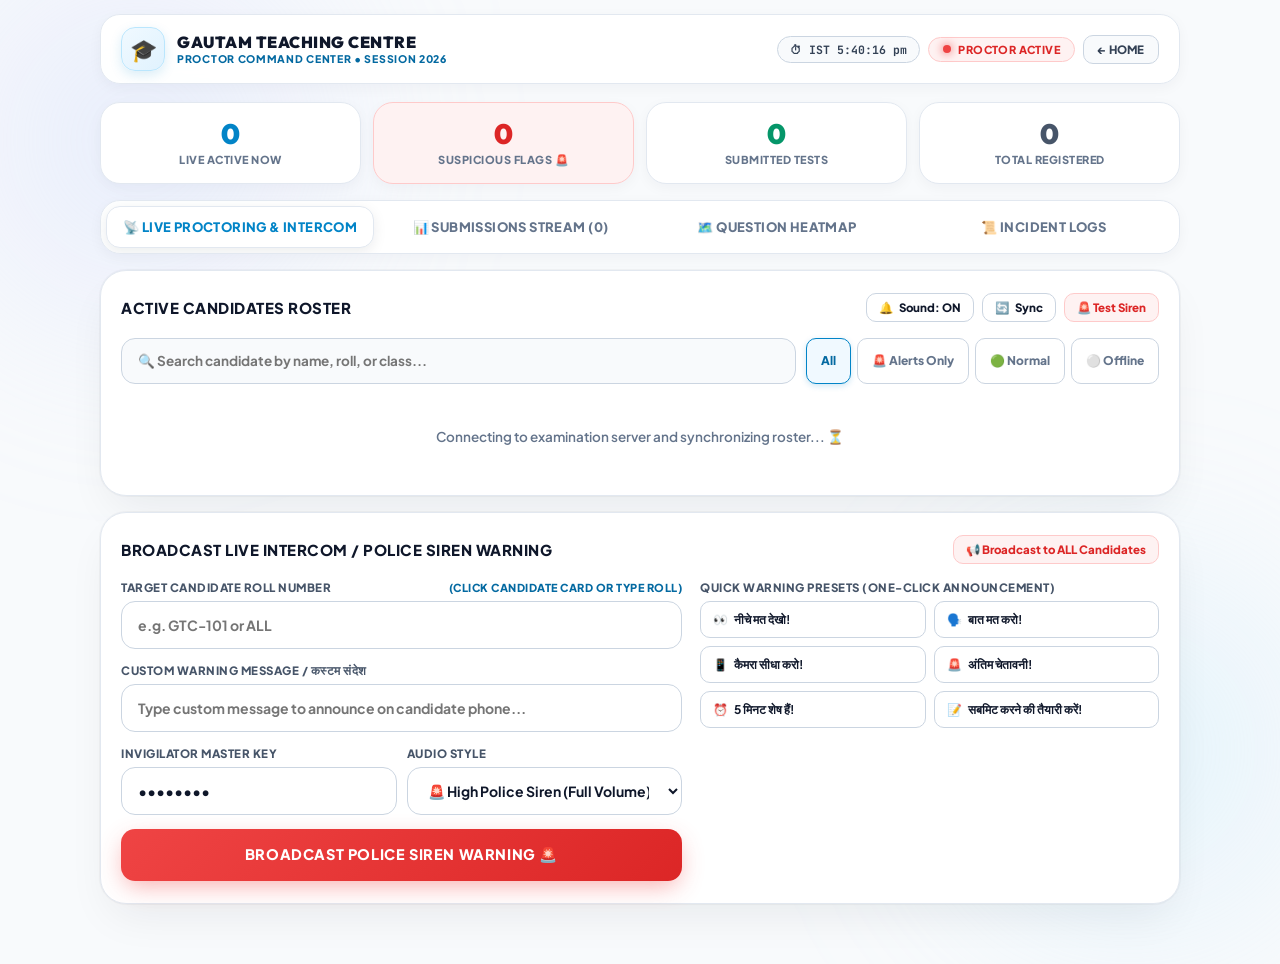
<file: admin-monitor.html>
<!DOCTYPE html>
<html lang="en">
<head>
    <meta charset="UTF-8">
    <meta name="viewport" content="width=device-width, initial-scale=1.0, maximum-scale=5.0, user-scalable=yes">
    <meta name="referrer" content="no-referrer">
    <meta name="theme-color" content="#0284c7">
    <meta name="apple-mobile-web-app-capable" content="yes">
    <meta name="apple-mobile-web-app-status-bar-style" content="default">
    <title>Master Proctor Command Center | Gautam Teaching Centre CBT Portal</title>
    
    <!-- High-Performance Typography -->
    <link rel="preconnect" href="https://fonts.googleapis.com">
    <link rel="preconnect" href="https://fonts.gstatic.com" crossorigin>
    <link href="https://fonts.googleapis.com/css2?family=Outfit:wght@500;600;700;800;900&family=Plus+Jakarta+Sans:wght@400;500;600;700;800&family=Mukta:wght@500;600;700;800&family=JetBrains+Mono:wght@600;700;800&display=swap" rel="stylesheet">

    <style>
        /* ==========================================================================
           🎨 DESIGN TOKENS & SYSTEM VARIABLES (COMMAND DECK 2026)
           ========================================================================== */
        :root {
            --primary: #0284c7;
            --primary-deep: #0369a1;
            --primary-light: #38bdf8;
            --primary-soft: #f0f9ff;
            --primary-border: #bae6fd;
            --primary-glow: rgba(2, 132, 199, 0.22);
            
            --accent: #4f46e5;
            --accent-deep: #3730a3;
            --accent-soft: #eef2ff;
            --accent-border: #c7d2fe;

            --surface: #ffffff;
            --surface-muted: #f8fafc;
            --surface-hover: #f1f5f9;

            --border-light: #e2e8f0;
            --border-card: #cbd5e1;
            --border-focus: #0284c7;

            --text-heading: #0f172a;
            --text-body: #334155;
            --text-muted: #64748b;
            --text-inverted: #ffffff;

            --success: #10b981;
            --success-deep: #059669;
            --success-bg: #ecfdf5;
            --success-border: #a7f3d0;

            --warning: #f59e0b;
            --warning-deep: #b45309;
            --warning-bg: #fffbeb;
            --warning-border: #fde68a;

            --danger: #ef4444;
            --danger-deep: #dc2626;
            --danger-bg: #fef2f2;
            --danger-border: #fecaca;

            --radius-xs: 6px;
            --radius-sm: 10px;
            --radius-md: 14px;
            --radius-lg: 20px;
            --radius-xl: 26px;
            --radius-full: 9999px;

            --shadow-subtle: 0 4px 14px rgba(15, 23, 42, 0.04);
            --shadow-card: 0 20px 45px -12px rgba(15, 23, 42, 0.08), 0 0 1px 1px rgba(15, 23, 42, 0.04);
            --shadow-float: 0 14px 34px -8px rgba(2, 132, 199, 0.35);
            --shadow-modal: 0 30px 70px -15px rgba(15, 23, 42, 0.3);

            --transition-smooth: all 0.22s cubic-bezier(0.4, 0, 0.2, 1);
            --font-main: 'Plus Jakarta Sans', -apple-system, BlinkMacSystemFont, "Segoe UI", Roboto, sans-serif;
            --font-display: 'Outfit', sans-serif;
            --font-hindi: 'Mukta', sans-serif;
            --font-mono: 'JetBrains Mono', monospace;
        }

        /* Ambient Reset */
        *, *::before, *::after {
            margin: 0;
            padding: 0;
            box-sizing: border-box;
            font-family: var(--font-main);
            -webkit-tap-highlight-color: transparent;
            -webkit-font-smoothing: antialiased;
        }

        html {
            scroll-behavior: smooth;
            font-size: 15px;
        }

        body {
            background-color: #f8fafc;
            min-height: 100vh;
            color: var(--text-heading);
            display: flex;
            flex-direction: column;
            align-items: center;
            justify-content: flex-start;
            position: relative;
            overflow-x: hidden;
            padding: 14px 12px 60px;
        }

        /* Atmospheric Light Gradients */
        .ambient-glow-left {
            position: fixed;
            width: 520px;
            height: 520px;
            background: radial-gradient(circle, rgba(199, 210, 254, 0.42) 0%, rgba(248, 250, 252, 0) 70%);
            top: -120px;
            left: -120px;
            border-radius: 50%;
            filter: blur(85px);
            z-index: 0;
            pointer-events: none;
        }

        .ambient-glow-right {
            position: fixed;
            width: 480px;
            height: 480px;
            background: radial-gradient(circle, rgba(186, 230, 253, 0.45) 0%, rgba(248, 250, 252, 0) 70%);
            bottom: -90px;
            right: -90px;
            border-radius: 50%;
            filter: blur(85px);
            z-index: 0;
            pointer-events: none;
        }

        /* ==========================================================================
           🏛️ TOP COMMAND HEADER & CONTROL CLUSTER
           ========================================================================== */
        .portal-header {
            width: 100%;
            max-width: 1080px;
            background: rgba(255, 255, 255, 0.95);
            backdrop-filter: blur(14px);
            -webkit-backdrop-filter: blur(14px);
            border: 1.5px solid var(--border-light);
            border-radius: var(--radius-lg);
            padding: 12px 20px;
            display: flex;
            justify-content: space-between;
            align-items: center;
            box-shadow: var(--shadow-subtle);
            margin-bottom: 18px;
            position: relative;
            z-index: 20;
            flex-wrap: wrap;
            gap: 12px;
        }

        .brand-cluster {
            display: flex;
            align-items: center;
            gap: 12px;
            user-select: none;
        }

        .brand-logo-disc {
            width: 44px;
            height: 44px;
            background: linear-gradient(135deg, var(--primary-soft) 0%, #e0f2fe 100%);
            border: 1.8px solid var(--primary-border);
            border-radius: var(--radius-md);
            display: flex;
            align-items: center;
            justify-content: center;
            font-size: 22px;
            box-shadow: 0 4px 12px rgba(2, 132, 199, 0.15);
            transition: var(--transition-smooth);
            cursor: pointer;
        }

        .brand-logo-disc:hover {
            transform: scale(1.05) rotate(-3deg);
            border-color: var(--primary);
        }

        .brand-taglines h1 {
            font-family: var(--font-display);
            font-size: 16px;
            font-weight: 900;
            letter-spacing: 0.5px;
            color: var(--text-heading);
            text-transform: uppercase;
            line-height: 1.15;
        }

        .brand-taglines p {
            font-size: 10.5px;
            color: var(--primary-deep);
            font-weight: 800;
            letter-spacing: 0.7px;
            text-transform: uppercase;
        }

        .header-actions-cluster {
            display: flex;
            align-items: center;
            gap: 8px;
            flex-wrap: wrap;
        }

        .live-clock-pill {
            display: inline-flex;
            align-items: center;
            gap: 6px;
            background: var(--surface-muted);
            border: 1.2px solid var(--border-card);
            padding: 5px 12px;
            border-radius: var(--radius-full);
            font-family: var(--font-mono);
            font-size: 11.5px;
            font-weight: 700;
            color: var(--text-body);
        }

        .proctor-active-badge {
            display: inline-flex;
            align-items: center;
            gap: 7px;
            background: var(--danger-bg);
            border: 1.5px solid var(--danger-border);
            color: var(--danger-deep);
            padding: 5px 14px;
            border-radius: var(--radius-full);
            font-size: 11px;
            font-weight: 800;
            text-transform: uppercase;
            letter-spacing: 0.4px;
        }

        .pulse-dot-red {
            width: 8px;
            height: 8px;
            border-radius: 50%;
            background: #ef4444;
            box-shadow: 0 0 10px #ef4444;
            animation: pulseAura 1.4s infinite ease-in-out;
        }

        @keyframes pulseAura {
            0%, 100% { transform: scale(1); opacity: 1; }
            50% { transform: scale(1.35); opacity: 0.4; }
        }

        .btn-header-home {
            background: var(--surface-muted);
            border: 1.2px solid var(--border-card);
            color: var(--text-body);
            padding: 6px 14px;
            border-radius: var(--radius-sm);
            font-size: 11.5px;
            font-weight: 800;
            text-transform: uppercase;
            cursor: pointer;
            text-decoration: none;
            display: inline-flex;
            align-items: center;
            gap: 5px;
            transition: var(--transition-smooth);
        }

        .btn-header-home:hover {
            border-color: var(--primary);
            color: var(--primary-deep);
            background: var(--primary-soft);
        }

        /* ==========================================================================
           📊 PROCTOR LIVE METRICS 4-QUAD STATS
           ========================================================================== */
        .container {
            width: 100%;
            max-width: 1080px;
            position: relative;
            z-index: 10;
            display: flex;
            flex-direction: column;
            gap: 16px;
        }

        .stats-grid {
            display: grid;
            grid-template-columns: repeat(4, 1fr);
            gap: 12px;
        }

        .stat-card {
            background: var(--surface);
            border: 1.5px solid var(--border-light);
            border-radius: var(--radius-lg);
            padding: 16px 14px;
            text-align: center;
            box-shadow: var(--shadow-subtle);
            transition: var(--transition-smooth);
            position: relative;
            overflow: hidden;
        }

        .stat-card:hover {
            transform: translateY(-2px);
            border-color: var(--border-card);
            box-shadow: var(--shadow-card);
        }

        .stat-card.alert-mode {
            border-color: var(--danger-border);
            background: var(--danger-bg);
        }

        .stat-val {
            font-family: var(--font-display);
            font-size: 28px;
            font-weight: 900;
            line-height: 1.1;
            margin-bottom: 3px;
        }

        .stat-label {
            font-size: 11px;
            font-weight: 800;
            color: var(--text-muted);
            text-transform: uppercase;
            letter-spacing: 0.5px;
        }

        /* ==========================================================================
           🎛️ NAVIGATION TAB BAR (Live Intercom, Results, Heatmap, Logs)
           ========================================================================== */
        .tab-bar {
            display: flex;
            background: rgba(255, 255, 255, 0.94);
            backdrop-filter: blur(10px);
            border: 1.5px solid var(--border-light);
            border-radius: var(--radius-lg);
            padding: 5px;
            gap: 6px;
            box-shadow: var(--shadow-subtle);
            overflow-x: auto;
            white-space: nowrap;
        }

        .tab-btn {
            flex: 1;
            min-height: 42px;
            padding: 8px 16px;
            background: none;
            border: none;
            border-radius: var(--radius-md);
            color: var(--text-muted);
            font-size: 13px;
            font-weight: 800;
            cursor: pointer;
            transition: var(--transition-smooth);
            display: inline-flex;
            align-items: center;
            justify-content: center;
            gap: 8px;
            text-transform: uppercase;
            letter-spacing: 0.4px;
            user-select: none;
        }

        .tab-btn.active {
            background: #ffffff;
            color: var(--primary);
            box-shadow: 0 4px 14px rgba(15, 23, 42, 0.08);
            border: 1px solid var(--border-light);
        }

        .tab-btn:hover:not(.active) {
            color: var(--text-heading);
            background: var(--surface-hover);
        }

        /* Section Layouts */
        .section-box {
            background: var(--surface);
            border: 1.5px solid var(--border-light);
            border-radius: var(--radius-xl);
            padding: 22px 20px;
            box-shadow: var(--shadow-card);
            position: relative;
        }

        .box-title {
            font-family: var(--font-display);
            font-size: 15px;
            font-weight: 900;
            color: var(--text-heading);
            text-transform: uppercase;
            letter-spacing: 0.5px;
            margin-bottom: 16px;
            display: flex;
            justify-content: space-between;
            align-items: center;
            flex-wrap: wrap;
            gap: 10px;
        }

        /* Action Chips */
        .action-chip-btn {
            background: #ffffff;
            border: 1.4px solid var(--border-card);
            color: var(--text-heading);
            padding: 6px 12px;
            border-radius: var(--radius-sm);
            font-size: 11.5px;
            font-weight: 800;
            cursor: pointer;
            display: inline-flex;
            align-items: center;
            gap: 6px;
            transition: var(--transition-smooth);
            user-select: none;
        }

        .action-chip-btn:hover {
            border-color: var(--primary);
            color: var(--primary);
            background: var(--primary-soft);
            transform: translateY(-1px);
        }

        .spin-icon {
            display: inline-block;
            transition: transform 0.4s ease;
        }

        .spinning {
            animation: rotateSpin 0.75s linear infinite;
        }

        @keyframes rotateSpin {
            0% { transform: rotate(0deg); }
            100% { transform: rotate(360deg); }
        }

        /* ==========================================================================
           🔍 SEARCH & FILTER CONTROLS FOR ROSTER
           ========================================================================== */
        .toolbar {
            display: flex;
            gap: 10px;
            margin-bottom: 16px;
            flex-wrap: wrap;
        }

        .search-box {
            flex: 1;
            min-width: 240px;
        }

        .search-input {
            width: 100%;
            height: 46px;
            padding: 10px 16px;
            background: var(--surface-muted);
            border: 1.5px solid var(--border-card);
            border-radius: var(--radius-md);
            color: var(--text-heading);
            font-size: 13.5px;
            font-weight: 700;
            outline: none;
            transition: var(--transition-smooth);
        }

        .search-input:focus {
            border-color: var(--primary);
            background: #ffffff;
            box-shadow: 0 0 0 3px var(--primary-glow);
        }

        .filter-pills {
            display: flex;
            gap: 6px;
            flex-wrap: wrap;
        }

        .pill-btn {
            background: #ffffff;
            border: 1.2px solid var(--border-card);
            color: var(--text-muted);
            padding: 8px 14px;
            border-radius: var(--radius-sm);
            font-size: 12px;
            font-weight: 800;
            cursor: pointer;
            transition: var(--transition-smooth);
            user-select: none;
        }

        .pill-btn.active {
            border-color: var(--primary);
            background: var(--primary-soft);
            color: var(--primary-deep);
            box-shadow: 0 2px 6px rgba(2, 132, 199, 0.2);
        }

        /* ==========================================================================
           👥 STUDENT ROSTER LIST & CARDS
           ========================================================================== */
        .student-roster {
            display: flex;
            flex-direction: column;
            gap: 10px;
            max-height: 440px;
            overflow-y: auto;
            padding: 2px;
        }

        .student-chip {
            background: #ffffff;
            border: 1.8px solid var(--border-light);
            padding: 14px 18px;
            border-radius: var(--radius-md);
            display: flex;
            justify-content: space-between;
            align-items: center;
            cursor: pointer;
            box-shadow: var(--shadow-subtle);
            transition: var(--transition-smooth);
            gap: 12px;
        }

        .student-chip:hover, .student-chip.selected {
            border-color: var(--primary);
            background: var(--primary-soft);
            transform: translateY(-1px);
        }

        .student-chip.flagged {
            border-color: var(--danger) !important;
            background: var(--danger-bg) !important;
            box-shadow: 0 0 16px rgba(239, 68, 68, 0.25);
        }

        .chip-left {
            display: flex;
            flex-direction: column;
            gap: 4px;
        }

        .chip-name {
            font-size: 15px;
            font-weight: 800;
            color: var(--text-heading);
            display: flex;
            align-items: center;
            gap: 8px;
            flex-wrap: wrap;
        }

        .chip-roll {
            font-size: 12px;
            color: var(--primary-deep);
            font-weight: 700;
            display: flex;
            align-items: center;
            gap: 6px;
            flex-wrap: wrap;
        }

        .chip-badge {
            font-size: 11px;
            font-weight: 800;
            padding: 5px 12px;
            border-radius: var(--radius-xs);
            text-align: right;
            letter-spacing: 0.3px;
            white-space: nowrap;
            text-transform: uppercase;
        }

        .badge-normal {
            background: var(--success-bg);
            color: var(--success-deep);
            border: 1px solid var(--success-border);
        }

        .badge-alert {
            background: var(--danger-bg);
            color: var(--danger-deep);
            border: 1px solid var(--danger-border);
            animation: pulseAura 1.2s infinite;
        }

        .badge-offline {
            background: #f1f5f9;
            color: #64748b;
            border: 1px solid var(--border-card);
        }

        /* ==========================================================================
           📢 BROADCAST LIVE INTERCOM & WARNING CONSOLE
           ========================================================================== */
        .intercom-grid {
            display: grid;
            grid-template-columns: 1.1fr 0.9fr;
            gap: 18px;
            margin-top: 10px;
        }

        .field-label {
            font-size: 11.5px;
            font-weight: 800;
            color: #475569;
            text-transform: uppercase;
            margin-bottom: 6px;
            display: flex;
            justify-content: space-between;
            align-items: center;
            letter-spacing: 0.5px;
        }

        .input-field {
            width: 100%;
            height: 48px;
            padding: 11px 16px;
            background: #ffffff;
            border: 1.6px solid var(--border-card);
            border-radius: var(--radius-md);
            color: var(--text-heading);
            font-size: 14px;
            font-weight: 700;
            outline: none;
            margin-bottom: 14px;
            transition: var(--transition-smooth);
        }

        .input-field:focus {
            border-color: var(--primary);
            box-shadow: 0 0 0 3px var(--primary-glow);
        }

        .quick-actions {
            display: grid;
            grid-template-columns: 1fr 1fr;
            gap: 8px;
            margin-bottom: 14px;
        }

        .btn-quick {
            background: #ffffff;
            border: 1.2px solid var(--border-card);
            color: var(--text-heading);
            padding: 10px 12px;
            border-radius: var(--radius-sm);
            font-size: 12px;
            font-weight: 700;
            cursor: pointer;
            text-align: left;
            transition: var(--transition-smooth);
            display: flex;
            align-items: center;
            gap: 6px;
            user-select: none;
        }

        .btn-quick:hover {
            border-color: var(--warning);
            background: var(--warning-bg);
            color: var(--warning-deep);
            transform: translateY(-1px);
        }

        .btn-send-warning {
            width: 100%;
            min-height: 52px;
            background: linear-gradient(135deg, #ef4444 0%, #dc2626 100%);
            color: #ffffff;
            border: none;
            padding: 14px;
            border-radius: var(--radius-md);
            font-size: 14.5px;
            font-weight: 800;
            text-transform: uppercase;
            letter-spacing: 0.6px;
            cursor: pointer;
            box-shadow: 0 8px 24px -4px rgba(239, 68, 68, 0.45);
            display: flex;
            align-items: center;
            justify-content: center;
            gap: 8px;
            transition: var(--transition-smooth);
        }

        .btn-send-warning:hover:not(:disabled) {
            transform: translateY(-2px);
            box-shadow: 0 12px 28px -4px rgba(239, 68, 68, 0.65);
        }

        .btn-send-warning:disabled {
            opacity: 0.65;
            cursor: not-allowed;
        }

        /* ==========================================================================
           📊 SUBMISSIONS RESULTS STREAM
           ========================================================================== */
        .submission-list {
            display: flex;
            flex-direction: column;
            gap: 10px;
            max-height: 480px;
            overflow-y: auto;
        }

        .sub-row {
            background: #ffffff;
            border: 1.5px solid var(--border-light);
            border-radius: var(--radius-md);
            padding: 14px 18px;
            display: flex;
            justify-content: space-between;
            align-items: center;
            box-shadow: var(--shadow-subtle);
            transition: var(--transition-smooth);
            gap: 12px;
        }

        .sub-row:hover {
            transform: translateY(-1px);
            border-color: var(--primary-border);
            box-shadow: var(--shadow-card);
        }

        .sub-score {
            font-family: var(--font-display);
            font-size: 17px;
            font-weight: 900;
            color: var(--primary-deep);
        }

        .sub-tag {
            font-size: 10.5px;
            font-weight: 800;
            padding: 3px 10px;
            border-radius: var(--radius-xs);
            letter-spacing: 0.4px;
            display: inline-block;
            margin-top: 4px;
            text-transform: uppercase;
        }

        .tag-pass {
            background: var(--success-bg);
            color: var(--success-deep);
            border: 1px solid var(--success-border);
        }

        .tag-fail {
            background: var(--danger-bg);
            color: var(--danger-deep);
            border: 1px solid var(--danger-border);
        }

        /* ==========================================================================
           🗺️ QUESTION HEATMAP (Q1 - Q40)
           ========================================================================== */
        .heatmap-grid {
            display: grid;
            grid-template-columns: repeat(10, 1fr);
            gap: 8px;
            margin-top: 14px;
        }

        .heatmap-node {
            background: #ffffff;
            border: 1.5px solid var(--border-card);
            border-radius: var(--radius-sm);
            padding: 10px 4px;
            text-align: center;
            transition: var(--transition-smooth);
            user-select: none;
        }

        .heatmap-node.active-cluster {
            background: var(--primary-soft);
            border-color: var(--primary);
            box-shadow: 0 4px 12px rgba(2, 132, 199, 0.2);
            transform: scale(1.04);
        }

        .heatmap-q-num {
            font-family: var(--font-mono);
            font-size: 12px;
            font-weight: 800;
            color: var(--text-heading);
        }

        .heatmap-count {
            font-size: 11px;
            font-weight: 800;
            color: var(--primary-deep);
            margin-top: 2px;
        }

        /* Toast Status Notification */
        #statusNotice {
            position: fixed;
            bottom: 24px;
            background: #0f172a;
            color: #ffffff;
            padding: 11px 22px;
            border-radius: var(--radius-full);
            font-size: 12.5px;
            font-weight: 700;
            z-index: 100000;
            display: none;
            box-shadow: 0 10px 25px rgba(0, 0, 0, 0.25);
            animation: toastPop 0.25s ease;
        }

        @keyframes toastPop {
            from { transform: translateY(15px); opacity: 0; }
            to { transform: translateY(0); opacity: 1; }
        }

        /* ==========================================================================
           🔒 CANDIDATE DETAIL & ACTION MODAL
           ========================================================================== */
        .modal-overlay {
            position: fixed;
            inset: 0;
            background: rgba(15, 23, 42, 0.78);
            backdrop-filter: blur(10px);
            -webkit-backdrop-filter: blur(10px);
            display: none;
            justify-content: center;
            align-items: center;
            padding: 20px;
            z-index: 99999;
        }

        .modal-box {
            background: #ffffff;
            border: 1.5px solid var(--border-light);
            border-radius: var(--radius-xl);
            max-width: 480px;
            width: 100%;
            padding: 28px 24px;
            text-align: left;
            box-shadow: var(--shadow-modal);
            position: relative;
            animation: modalFadeIn 0.24s cubic-bezier(0.4, 0, 0.2, 1);
        }

        @keyframes modalFadeIn {
            from { opacity: 0; transform: scale(0.92) translateY(12px); }
            to { opacity: 1; transform: scale(1) translateY(0); }
        }

        .modal-header-title {
            font-family: var(--font-display);
            font-size: 18px;
            font-weight: 900;
            color: var(--text-heading);
            text-transform: uppercase;
            margin-bottom: 6px;
            display: flex;
            align-items: center;
            gap: 8px;
        }

        .candidate-details-card {
            background: #f8fafc;
            border: 1.5px solid var(--border-light);
            border-radius: var(--radius-md);
            padding: 14px;
            margin: 14px 0;
            display: flex;
            flex-direction: column;
            gap: 8px;
            font-size: 12.5px;
        }

        .detail-row {
            display: flex;
            justify-content: space-between;
        }

        .detail-label {
            color: var(--text-muted);
            font-weight: 700;
        }

        .detail-value {
            color: var(--text-heading);
            font-weight: 800;
        }

        .modal-actions-row {
            display: flex;
            gap: 8px;
            flex-wrap: wrap;
            margin-top: 14px;
        }

        .btn-modal-action {
            flex: 1;
            padding: 11px;
            border-radius: var(--radius-sm);
            font-size: 12.5px;
            font-weight: 800;
            text-transform: uppercase;
            cursor: pointer;
            border: none;
            transition: var(--transition-smooth);
            text-align: center;
        }

        .btn-modal-primary {
            background: linear-gradient(135deg, #0284c7, #2563eb);
            color: #ffffff;
            box-shadow: var(--shadow-float);
        }

        .btn-modal-danger {
            background: var(--danger-bg);
            border: 1.2px solid var(--danger-border);
            color: var(--danger-deep);
        }

        .btn-modal-secondary {
            background: var(--surface-muted);
            border: 1.2px solid var(--border-card);
            color: var(--text-body);
        }

        /* ==========================================================================
           📱 ADVANCED MOBILE RESPONSIVE OVERRIDES
           ========================================================================== */
        @media (max-width: 820px) {
            body {
                padding: 10px 10px 40px;
            }

            .portal-header {
                padding: 10px 14px;
                border-radius: var(--radius-md);
            }

            .stats-grid {
                grid-template-columns: repeat(2, 1fr);
            }

            .intercom-grid {
                grid-template-columns: 1fr;
            }

            .heatmap-grid {
                grid-template-columns: repeat(5, 1fr);
            }

            .quick-actions {
                grid-template-columns: 1fr;
            }

            .student-chip {
                flex-direction: column;
                align-items: flex-start;
            }

            .chip-badge {
                width: 100%;
                text-align: center;
            }
        }
    </style>
</head>

<body>

    <!-- Atmospheric Visual Lights -->
    <div class="ambient-glow-left"></div>
    <div class="ambient-glow-right"></div>

    <!-- Notification Toast -->
    <div id="statusNotice">Notification message</div>

    <!-- ==========================================================================
         🏛️ 1. TOP COMMAND HEADER & BRANDING
         ========================================================================== -->
    <header class="portal-header">
        <div class="brand-cluster">
            <div class="brand-logo-disc" title="Portal Home" onclick="window.location.href='index.html'">
                🎓
            </div>
            <div class="brand-taglines">
                <h1>GAUTAM TEACHING CENTRE</h1>
                <p>PROCTOR COMMAND CENTER • SESSION 2026</p>
            </div>
        </div>

        <div class="header-actions-cluster">
            <div class="live-clock-pill" id="livePortalClock">
                ⏱ IST --:--:--
            </div>
            <div class="proctor-active-badge">
                <span class="pulse-dot-red"></span>
                <span>Proctor Active</span>
            </div>
            <a href="index.html" class="btn-header-home">
                <span>← Home</span>
            </a>
        </div>
    </header>

    <!-- ==========================================================================
         📦 2. CORE COMMAND CONTAINER
         ========================================================================== -->
    <main class="container">
        
        <!-- 4-Point Summary Metrics Counters -->
        <div class="stats-grid">
            <div class="stat-card">
                <div class="stat-val" id="statOnline" style="color: var(--primary);">0</div>
                <div class="stat-label">Live Active Now</div>
            </div>
            <div class="stat-card alert-mode">
                <div class="stat-val" id="statAlerts" style="color: #dc2626;">0</div>
                <div class="stat-label">Suspicious Flags 🚨</div>
            </div>
            <div class="stat-card">
                <div class="stat-val" id="statSubmitted" style="color: #059669;">0</div>
                <div class="stat-label">Submitted Tests</div>
            </div>
            <div class="stat-card">
                <div class="stat-val" id="statTotal" style="color: #475569;">0</div>
                <div class="stat-label">Total Registered</div>
            </div>
        </div>

        <!-- View Tabs Bar -->
        <nav class="tab-bar">
            <button type="button" class="tab-btn active" id="tabBtnRoster" onclick="switchView('roster')">
                <span>📡 Live Proctoring & Intercom</span>
            </button>
            <button type="button" class="tab-btn" id="tabBtnSubmissions" onclick="switchView('submissions')">
                <span>📊 Submissions Stream (<span id="tabCountSubs">0</span>)</span>
            </button>
            <button type="button" class="tab-btn" id="tabBtnHeatmap" onclick="switchView('heatmap')">
                <span>🗺️ Question Heatmap</span>
            </button>
            <button type="button" class="tab-btn" id="tabBtnLogs" onclick="switchView('logs')">
                <span>📜 Incident Logs</span>
            </button>
        </nav>

        <!-- ======================================================================
             TAB 1: LIVE PROCTORING & INTERCOM CONSOLE
             ====================================================================== -->
        <div id="viewRoster">
            <!-- Active Candidate Roster Box -->
            <section class="section-box">
                <div class="box-title">
                    <div>
                        <span>Active Candidates Roster</span>
                        <span id="lastUpdatedTime" style="font-size: 11px; color: var(--text-muted); font-weight: 700; text-transform: none; margin-left: 6px;"></span>
                    </div>

                    <div style="display: flex; gap: 8px; align-items: center; flex-wrap: wrap;">
                        <button type="button" id="btnSoundAlertToggle" class="action-chip-btn" onclick="toggleAudioAlerts()">
                            <span id="soundAlertIcon">🔔</span>
                            <span id="soundAlertLabel">Sound: ON</span>
                        </button>
                        <button type="button" id="btnRefresh" class="action-chip-btn" onclick="fetchActiveCandidates()">
                            <span id="refreshIcon" class="spin-icon">🔄</span>
                            <span id="refreshLabel">Sync</span>
                        </button>
                        <button type="button" onclick="testPoliceSiren()" class="action-chip-btn" style="background: var(--danger-bg); border-color: #fecaca; color: #dc2626;">
                            <span>🚨 Test Siren</span>
                        </button>
                    </div>
                </div>

                <!-- Search and Filters Strip -->
                <div class="toolbar">
                    <div class="search-box">
                        <input type="text" id="candidateSearchInput" class="search-input" placeholder="🔍 Search candidate by name, roll, or class..." oninput="filterRosterList()">
                    </div>
                    <div class="filter-pills">
                        <button type="button" class="pill-btn active" id="filterAll" onclick="setRosterFilter('ALL')">All</button>
                        <button type="button" class="pill-btn" id="filterFlagged" onclick="setRosterFilter('FLAGGED')">🚨 Alerts Only</button>
                        <button type="button" class="pill-btn" id="filterNormal" onclick="setRosterFilter('NORMAL')">🟢 Normal</button>
                        <button type="button" class="pill-btn" id="filterOffline" onclick="setRosterFilter('OFFLINE')">⚪ Offline</button>
                    </div>
                </div>

                <!-- Live Student Roster Cards List -->
                <div id="studentRoster" class="student-roster">
                    <p style="color: var(--text-muted); font-size: 13.5px; text-align: center; padding: 26px; font-weight: 600;">
                        Connecting to examination server and synchronizing roster... ⏳
                    </p>
                </div>
            </section>

            <!-- Live Broadcast Intercom / Audio Console -->
            <section class="section-box" style="margin-top: 16px;">
                <div class="box-title">
                    <span>Broadcast Live Intercom / Police Siren Warning</span>
                    <button type="button" onclick="setTargetToAll()" class="action-chip-btn" style="background: var(--danger-bg); border-color: var(--danger-border); color: var(--danger-deep);">
                        <span>📢 Broadcast to ALL Candidates</span>
                    </button>
                </div>

                <div class="intercom-grid">
                    <div>
                        <label class="field-label" for="targetRoll">
                            <span>Target Candidate Roll Number</span>
                            <span style="color: var(--primary-deep); font-size: 11px;">(Click candidate card or type roll)</span>
                        </label>
                        <input type="text" id="targetRoll" class="input-field" placeholder="e.g. GTC-101 or ALL" oninput="this.value = this.value.toUpperCase()">

                        <label class="field-label" for="warningMessage">Custom Warning Message / कस्टम संदेश</label>
                        <input type="text" id="warningMessage" class="input-field" placeholder="Type custom message to announce on candidate phone...">

                        <div style="display: flex; gap: 10px;">
                            <div style="flex: 1;">
                                <label class="field-label" for="masterPass">Invigilator Master Key</label>
                                <input type="password" id="masterPass" class="input-field" value="GTC#2000" placeholder="GTC#2000 or GTC@2026">
                            </div>
                            <div style="flex: 1;">
                                <label class="field-label" for="sirenTypeSelect">Audio Style</label>
                                <select id="sirenTypeSelect" class="input-field" style="cursor: pointer;">
                                    <option value="siren">🚨 High Police Siren (Full Volume)</option>
                                    <option value="voice">🗣️ TTS Voice Announcement Only</option>
                                    <option value="chime">🔔 Urgent Warning Beep</option>
                                </select>
                            </div>
                        </div>

                        <button type="button" class="btn-send-warning" onclick="sendProctorWarning()">
                            <span>Broadcast Police Siren Warning 🚨</span>
                        </button>
                    </div>

                    <!-- Quick Warning Presets -->
                    <div>
                        <label class="field-label">Quick Warning Presets (One-Click Announcement)</label>
                        <div class="quick-actions">
                            <button type="button" class="btn-quick" onclick="setPreset('अपनी नज़रें स्क्रीन पर रखें, नीचे देखना सख्त मना है!')">
                                <span>👀</span> <span>नीचे मत देखो!</span>
                            </button>
                            <button type="button" class="btn-quick" onclick="setPreset('बातचीत ना करें, आप कैमरे और शिक्षक की निगरानी में हैं!')">
                                <span>🗣️</span> <span>बात मत करो!</span>
                            </button>
                            <button type="button" class="btn-quick" onclick="setPreset('मोबाइल का कैमरा सीधा रखें, आपका चेहरा स्पष्ट दिखना चाहिए!')">
                                <span>📱</span> <span>कैमरा सीधा करो!</span>
                            </button>
                            <button type="button" class="btn-quick" onclick="setPreset('अंतिम चेतावनी... संदिग्ध गतिविधि पकड़ी गई है, परीक्षा रद्द हो जाएगी!')">
                                <span>🚨</span> <span>अंतिम चेतावनी!</span>
                            </button>
                            <button type="button" class="btn-quick" onclick="setPreset('परीक्षा समाप्त होने में केवल 5 मिनट शेष हैं! जल्दी सबमिट करें।')">
                                <span>⏰</span> <span>5 मिनट शेष हैं!</span>
                            </button>
                            <button type="button" class="btn-quick" onclick="setPreset('सभी प्रश्नों को जांच लें और समय पर टेस्ट सबमिट करें!')">
                                <span>📝</span> <span>सबमिट करने की तैयारी करें!</span>
                            </button>
                        </div>
                    </div>
                </div>
            </section>
        </div>

        <!-- ======================================================================
             TAB 2: SUBMISSIONS STREAM (Completed Results)
             ====================================================================== -->
        <div id="viewSubmissions" style="display: none;">
            <section class="section-box">
                <div class="box-title">
                    <span>Recent Completed Examination Submissions</span>
                    <div style="display: flex; gap: 8px; flex-wrap: wrap;">
                        <button type="button" onclick="exportSubmissionsToCSV()" class="action-chip-btn" style="background: var(--primary-soft); border-color: var(--primary-border); color: var(--primary-deep);">
                            <span>📊 Export CSV</span>
                        </button>
                        <button type="button" onclick="window.print()" class="action-chip-btn" style="background: var(--success-bg); border-color: var(--success-border); color: var(--success-deep);">
                            <span>🖨️ Print Report</span>
                        </button>
                    </div>
                </div>
                
                <div id="submissionsList" class="submission-list">
                    <p style="color: var(--text-muted); font-size: 13.5px; text-align: center; padding: 26px; font-weight: 600;">
                        Loading recent examination submissions... ⏳
                    </p>
                </div>
            </section>
        </div>

        <!-- ======================================================================
             TAB 3: QUESTION HEATMAP (Dynamic for 40 questions)
             ====================================================================== -->
        <div id="viewHeatmap" style="display: none;">
            <section class="section-box">
                <div class="box-title">
                    <span>Live Question Cluster & Candidate Distribution</span>
                    <span style="font-size: 11.5px; color: var(--primary-deep); font-weight: 800;">Real-time Position</span>
                </div>
                <p style="font-size: 12.5px; color: var(--text-muted); margin-bottom: 14px;">
                    यह ग्रिड दर्शाता है कि वर्तमान में कितने परीक्षार्थी किस प्रश्न संख्या पर उपस्थित हैं:
                </p>

                <div class="heatmap-grid" id="heatmapContainer">
                    <!-- Populated dynamically via JS -->
                </div>
            </section>
        </div>

        <!-- ======================================================================
             TAB 4: SECURITY INCIDENT & BROADCAST LOGS
             ====================================================================== -->
        <div id="viewLogs" style="display: none;">
            <section class="section-box">
                <div class="box-title">
                    <span>Proctor Security Audit & Broadcast Incident Logs</span>
                    <button type="button" onclick="clearIncidentLogs()" class="action-chip-btn">
                        <span>Clear History</span>
                    </button>
                </div>
                
                <div id="incidentLogsList" class="submission-list">
                    <p style="color: var(--text-muted); font-size: 13.5px; text-align: center; padding: 24px; font-weight: 600;">
                        No security alerts or siren dispatches recorded in this session.
                    </p>
                </div>
            </section>
        </div>

    </main>

    <!-- ==========================================================================
         🔒 3. CANDIDATE INSPECTION & ACTION MODAL
         ========================================================================== -->
    <div id="candidateActionModal" class="modal-overlay">
        <div class="modal-box">
            <div class="modal-header-title">
                <span>👨‍🎓</span>
                <span id="modCandidateName">Candidate Inspection</span>
            </div>

            <div class="candidate-details-card">
                <div class="detail-row">
                    <span class="detail-label">Roll Number:</span>
                    <span class="detail-value" id="modRoll">--</span>
                </div>
                <div class="detail-row">
                    <span class="detail-label">Class / Standard:</span>
                    <span class="detail-value" id="modClass">--</span>
                </div>
                <div class="detail-row">
                    <span class="detail-label">Current Question:</span>
                    <span class="detail-value" id="modQno" style="color: var(--primary);">Q1</span>
                </div>
                <div class="detail-row">
                    <span class="detail-label">Suspicious Incident:</span>
                    <span class="detail-value" id="modIncident" style="color: var(--danger-deep);">Normal</span>
                </div>
                <div class="detail-row">
                    <span class="detail-label">Last Ping:</span>
                    <span class="detail-value" id="modPing">Just now</span>
                </div>
            </div>

            <div class="modal-actions-row">
                <button type="button" class="btn-modal-action btn-modal-primary" onclick="targetModalCandidateWarning()">
                    Send Warning ⚠️
                </button>
                <button type="button" class="btn-modal-action btn-modal-danger" onclick="triggerCandidateSiren()">
                    Sound Siren 🚨
                </button>
                <button type="button" class="btn-modal-action btn-modal-secondary" onclick="closeCandidateModal()">
                    Close
                </button>
            </div>
        </div>
    </div>

    <!-- Optional dataset link (for dynamic question count) -->
    <script src="js/questions.js" onerror="this.onerror=null; console.warn('Using standard questions configuration.');"></script>

    <!-- ==========================================================================
         🧠 4. ULTRA-ROBUST PROCTOR MONITOR CONTROLLER JAVASCRIPT
         ========================================================================== -->
    <script>
        /**
         * 🎓 GAUTAM TEACHING CENTRE - PROCTOR MONITOR CONFIGURATION
         */
        const ADMIN_MONITOR_CONFIG = {
            // Google Apps Script Live Endpoint
            scriptUrl: "https://script.google.com/macros/s/AKfycbzQysEVoQmSS6w_cEeLYK1g95T16cUT5taIdjXfdDLUsOggqFnVMU5GDrl3C3c-Olvt/exec",
            
            // Polling interval in milliseconds
            pollIntervalMs: 3500,

            // Default Master Passcode
            defaultPass: "GTC#2000",

            // Total Question Count (auto-detected if questions.js is loaded)
            defaultQuestionsCount: 40
        };

        // State Store
        let rawStudentsMap = new Map();
        let cachedSubmissionsList = [];
        let broadcastLogs = [];
        let currentFilter = 'ALL';
        let isFetching = false;
        let isAudioAlertEnabled = true;
        let lastKnownFlaggedCount = 0;
        let selectedCandidateObj = null;

        window.addEventListener('DOMContentLoaded', () => {
            // Context menu restriction
            document.addEventListener('contextmenu', e => e.preventDefault());

            startLiveClock();
            initializeHeatmapGrid();
            fetchActiveCandidates();

            // Auto-polling interval
            setInterval(fetchActiveCandidates, ADMIN_MONITOR_CONFIG.pollIntervalMs);
        });

        /**
         * Real-time Clock
         */
        function startLiveClock() {
            function updateClock() {
                const clockEl = document.getElementById("livePortalClock");
                if (!clockEl) return;
                const now = new Date();
                const timeStr = now.toLocaleTimeString('en-IN', { hour12: true });
                clockEl.textContent = `⏱ IST ${timeStr}`;
            }
            updateClock();
            setInterval(updateClock, 1000);
        }

        /**
         * Tab Switcher
         */
        function switchView(viewName) {
            const views = ["roster", "submissions", "heatmap", "logs"];
            views.forEach(v => {
                const el = document.getElementById("view" + capitalize(v));
                const btn = document.getElementById("tabBtn" + capitalize(v));
                if (el) el.style.display = (v === viewName) ? "block" : "none";
                if (btn) btn.classList.toggle("active", v === viewName);
            });
            playChime("click");
        }

        function capitalize(s) {
            return s.charAt(0).toUpperCase() + s.slice(1);
        }

        /**
         * Dynamic Heatmap Initialization
         */
        function initializeHeatmapGrid() {
            const container = document.getElementById("heatmapContainer");
            if (!container) return;

            let count = ADMIN_MONITOR_CONFIG.defaultQuestionsCount;
            if (typeof questions !== 'undefined' && Array.isArray(questions) && questions.length > 0) {
                count = questions.length;
            }

            let html = "";
            for (let i = 1; i <= count; i++) {
                html += `
                    <div class="heatmap-node" id="heat-q-${i}">
                        <div class="heatmap-q-num">Q${i}</div>
                        <div class="heatmap-count" id="heat-count-${i}">0</div>
                    </div>
                `;
            }
            container.innerHTML = html;
        }

        function updateHeatmapCounts() {
            let count = ADMIN_MONITOR_CONFIG.defaultQuestionsCount;
            if (typeof questions !== 'undefined' && Array.isArray(questions)) count = questions.length;

            const qCounts = new Array(count + 1).fill(0);

            rawStudentsMap.forEach(st => {
                if (!st.isOffline) {
                    const qno = parseInt(st.qno, 10) || 1;
                    if (qno >= 1 && qno <= count) {
                        qCounts[qno]++;
                    }
                }
            });

            for (let i = 1; i <= count; i++) {
                const elCount = document.getElementById(`heat-count-${i}`);
                const elNode = document.getElementById(`heat-q-${i}`);
                if (elCount) elCount.textContent = qCounts[i];
                if (elNode) elNode.classList.toggle("active-cluster", qCounts[i] > 0);
            }
        }

        /**
         * Roster Filtering
         */
        function setRosterFilter(filterType) {
            currentFilter = filterType;
            document.getElementById('filterAll').classList.toggle('active', filterType === 'ALL');
            document.getElementById('filterFlagged').classList.toggle('active', filterType === 'FLAGGED');
            document.getElementById('filterNormal').classList.toggle('active', filterType === 'NORMAL');
            document.getElementById('filterOffline').classList.toggle('active', filterType === 'OFFLINE');
            filterRosterList();
            playChime("click");
        }

        function filterRosterList() {
            const searchVal = document.getElementById("candidateSearchInput").value.trim().toLowerCase();
            const rosterEl = document.getElementById("studentRoster");

            const studentList = Array.from(rawStudentsMap.values());

            if (!studentList || studentList.length === 0) {
                rosterEl.innerHTML = `
                    <p style="color: var(--text-muted); font-size: 13.5px; text-align: center; padding: 26px; font-weight: 600; line-height: 1.6;">
                        अभी कोई भी छात्र ऑनलाइन परीक्षा नहीं दे रहा है।<br>
                        <span style="font-size: 11.5px; color: #94a3b8;">(जैसे ही कोई छात्र टेस्ट शुरू करेगा, उसका कार्ड यहाँ लाइव दिखाई देगा)</span>
                    </p>
                `;
                return;
            }

            let filtered = studentList.filter(st => {
                const sName = String(st.name || "").toLowerCase();
                const sRoll = String(st.roll || "").toLowerCase();
                const sClass = String(st.class || "").toLowerCase();
                const matchSearch = sName.includes(searchVal) || sRoll.includes(searchVal) || sClass.includes(searchVal);
                
                const isFlagged = st.incident && st.incident !== "Normal";
                const isOffline = st.isOffline === true;
                
                if (!matchSearch) return false;
                if (currentFilter === 'FLAGGED') return isFlagged;
                if (currentFilter === 'NORMAL') return (!isFlagged && !isOffline);
                if (currentFilter === 'OFFLINE') return isOffline;
                return true;
            });

            if (filtered.length === 0) {
                rosterEl.innerHTML = `<p style="color: var(--text-muted); font-size: 13px; text-align: center; padding: 20px; font-weight: 600;">कोई छात्र नहीं मिला। फ़िल्टर बदल कर देखें।</p>`;
                return;
            }

            let html = "";
            const currentSelectedRoll = document.getElementById("targetRoll").value.trim().toUpperCase();

            filtered.forEach(st => {
                const isFlagged = st.incident && st.incident !== "Normal";
                const isOffline = st.isOffline === true;
                const qNum = st.qno || 1;
                
                let badgeClass = "chip-badge badge-normal";
                let incidentText = `🟢 Live (Q${qNum})`;

                if (isOffline) {
                    badgeClass = "chip-badge badge-offline";
                    incidentText = `⚪ Offline (Q${qNum})`;
                } else if (isFlagged) {
                    badgeClass = "chip-badge badge-alert";
                    incidentText = `🚨 [Q${qNum}] ${st.incident}`;
                }

                const safeCardKey = String((st.roll || '') + '_' + (st.name || '')).replace(/[^a-zA-Z0-9]/g, '_').toLowerCase();
                const isSelected = currentSelectedRoll === String(st.roll || '').toUpperCase();
                const chipClass = `student-chip ${isFlagged ? 'flagged' : ''} ${isSelected ? 'selected' : ''}`.trim();

                html += `
                    <div id="chip-${safeCardKey}" class="${chipClass}" onclick="openCandidateModal('${st.roll || ''}')">
                        <div class="chip-left">
                            <span class="chip-name">
                                ${st.name || 'Candidate'}
                                <span style="font-size: 11px; font-weight: 800; color: #475569; background: #f1f5f9; padding: 2px 8px; border-radius: 6px;">${st.class || 'Student'}</span>
                                <span style="font-size: 11px; font-weight: 800; color: #0284c7; background: #e0f2fe; border: 1px solid #bae6fd; padding: 2px 8px; border-radius: 6px;">At: Q${qNum}</span>
                            </span>
                            <span class="chip-roll">
                                <span>Roll: ${st.roll || 'N/A'}</span>
                                <span>•</span>
                                <span style="color: #0369a1; font-weight: 800;">Question: Q${qNum}</span>
                                <span>•</span>
                                <span>Ping: ${st.lastPing || 'Just now'}</span>
                            </span>
                        </div>
                        <span class="${badgeClass}">${incidentText}</span>
                    </div>
                `;
            });
            rosterEl.innerHTML = html;
        }

        /**
         * Sync Active Students from Server
         */
        async function fetchActiveCandidates() {
            if (isFetching) return;
            isFetching = true;

            const inputPass = document.getElementById("masterPass").value.trim();
            const passToTry = inputPass || sessionStorage.getItem("adminPassKey") || ADMIN_MONITOR_CONFIG.defaultPass;

            const refreshIcon = document.getElementById("refreshIcon");
            const refreshLabel = document.getElementById("refreshLabel");
            const lastUpdatedTime = document.getElementById("lastUpdatedTime");
            const subsEl = document.getElementById("submissionsList");

            if (refreshIcon) refreshIcon.classList.add("spinning");
            if (refreshLabel) refreshLabel.textContent = "Syncing...";

            let data = null;

            try {
                const getUrl = `${ADMIN_MONITOR_CONFIG.scriptUrl}?action=get_active_students&adminPass=${encodeURIComponent(passToTry)}&_t=${Date.now()}`;
                const getRes = await fetch(getUrl, { method: "GET" });
                data = await getRes.json();
            } catch (errGet) {
                try {
                    const formData = new URLSearchParams();
                    formData.append("action", "get_active_students");
                    formData.append("adminPass", passToTry);

                    const postRes = await fetch(ADMIN_MONITOR_CONFIG.scriptUrl, {
                        method: "POST",
                        headers: { "Content-Type": "application/x-www-form-urlencoded" },
                        body: formData.toString()
                    });
                    data = await postRes.json();
                } catch (e2) {}
            }

            if (refreshIcon) refreshIcon.classList.remove("spinning");
            if (refreshLabel) refreshLabel.textContent = "Sync";
            isFetching = false;

            const isSuccess = data && (
                data.result === "success" || 
                data.status === "success" || 
                data.success === true ||
                Array.isArray(data.students) || 
                Array.isArray(data.submissions) ||
                data.stats
            );

            if (isSuccess) {
                const now = new Date();
                const timeStr = now.toLocaleTimeString([], { hour: '2-digit', minute: '2-digit', second: '2-digit' });
                if (lastUpdatedTime) lastUpdatedTime.textContent = `• Synced: ${timeStr}`;

                let incomingStudents = data.students || data.activeStudents || data.active || [];
                if (!Array.isArray(incomingStudents) && typeof incomingStudents === "object") {
                    incomingStudents = Object.values(incomingStudents);
                }

                rawStudentsMap.clear();
                incomingStudents.forEach(st => {
                    const cleanRoll = String(st.roll || "").trim().toUpperCase();
                    const cleanName = String(st.name || "").trim().toUpperCase();
                    if (!cleanRoll) return;

                    const studentKey = cleanRoll + "___" + cleanName;

                    if (!rawStudentsMap.has(studentKey)) {
                        rawStudentsMap.set(studentKey, { ...st, roll: cleanRoll });
                    } else {
                        const existing = rawStudentsMap.get(studentKey);
                        const existingTime = existing.timestamp || 0;
                        const newTime = st.timestamp || 0;
                        if (newTime >= existingTime) {
                            rawStudentsMap.set(studentKey, { ...existing, ...st, roll: cleanRoll });
                        }
                    }
                });

                const submissions = data.submissions || data.recentSubmissions || data.results || [];
                cachedSubmissionsList = submissions;
                const tabCount = document.getElementById("tabCountSubs");
                if (tabCount) tabCount.textContent = submissions.length;

                const totalStudentsCount = rawStudentsMap.size;
                const activeStudentsCount = Array.from(rawStudentsMap.values()).filter(st => !st.isOffline).length;
                const alertCount = Array.from(rawStudentsMap.values()).filter(st => st.incident && st.incident !== "Normal").length;
                const subCount = submissions.length;

                // Sound notification for new suspicious flag
                if (isAudioAlertEnabled && alertCount > lastKnownFlaggedCount) {
                    playChime("flag");
                }
                lastKnownFlaggedCount = alertCount;

                document.getElementById("statOnline").textContent = activeStudentsCount;
                document.getElementById("statAlerts").textContent = alertCount;
                document.getElementById("statSubmitted").textContent = subCount;
                document.getElementById("statTotal").textContent = totalStudentsCount;

                filterRosterList();
                updateHeatmapCounts();

                // Render Submissions Stream
                if (submissions && submissions.length > 0) {
                    let subHtml = "";
                    submissions.forEach(sub => {
                        const statusVal = String(sub.status || "COMPLETED").toUpperCase();
                        const isPass = statusVal.includes("PASS");
                        const tagClass = isPass ? "sub-tag tag-pass" : "sub-tag tag-fail";
                        const scoreDisplay = sub.score !== undefined ? sub.score : "0";
                        const pctDisplay = sub.percentage || "N/A";
                        const subTime = sub.time || "Today";
                        const subTimeTaken = sub.timeTaken || "N/A";
                        const subClass = sub.class || sub.className || "Standard";

                        subHtml += `
                            <div class="sub-row">
                                <div>
                                    <span style="font-size:14.5px; font-weight:800; color:var(--text-heading);">
                                        ${sub.name || 'Candidate'} 
                                        <span style="color:var(--primary); font-size:12.5px;">(${sub.roll || 'N/A'})</span>
                                    </span>
                                    <div style="font-size:11.5px; color:var(--text-muted); margin-top:4px; font-weight:600; display:flex; align-items:center; gap:8px; flex-wrap:wrap;">
                                        <span>${subClass}</span>
                                        <span>•</span>
                                        <span>${subTime}</span>
                                        <span>•</span>
                                        <span style="background:#f0fdf4; border:1px solid #bbf7d0; color:#166534; padding:2px 8px; border-radius:6px; font-weight:800;">⏱ Time Taken: ${subTimeTaken}</span>
                                        <span>•</span>
                                        <span>Correct: ${sub.correct || 0} | Wrong: ${sub.wrong || 0}</span>
                                    </div>
                                </div>
                                <div style="text-align: right;">
                                    <div class="sub-score">${scoreDisplay} Pts (${pctDisplay})</div>
                                    <span class="${tagClass}">${statusVal}</span>
                                </div>
                            </div>
                        `;
                    });
                    subsEl.innerHTML = subHtml;
                } else {
                    subsEl.innerHTML = `<p style="color: var(--text-muted); font-size: 13px; text-align: center; padding: 22px; font-weight: 600;">आज अभी तक कोई टेस्ट सबमिशन दर्ज नहीं हुआ है।</p>`;
                }
            }
        }

        /**
         * Intercom Warning Actions
         */
        function setPreset(text) {
            document.getElementById("warningMessage").value = text;
            playChime("click");
        }

        function setTargetToAll() {
            document.getElementById("targetRoll").value = "ALL";
            document.querySelectorAll('.student-chip').forEach(el => el.classList.remove('selected'));
            showStatusNotice("Target set to ALL active candidates 📢", true);
            playChime("click");
        }

        async function sendProctorWarning() {
            const roll = document.getElementById("targetRoll").value.trim().toUpperCase();
            const message = document.getElementById("warningMessage").value.trim();
            const pass = document.getElementById("masterPass").value.trim() || ADMIN_MONITOR_CONFIG.defaultPass;

            if (!roll || !message || !pass) {
                showStatusNotice("⚠️ कृपया रोल नंबर, संदेश और मास्टर पासवर्ड भरें!", false);
                playChime("error");
                return;
            }

            const sendBtn = document.querySelector(".btn-send-warning");
            if (sendBtn) {
                sendBtn.disabled = true;
                sendBtn.innerHTML = `<span>Dispatching Siren Alert... ⏳</span>`;
            }

            showStatusNotice(`⚡ Dispatching alert to [${roll}]...`, true);

            try {
                const formData = new URLSearchParams();
                formData.append("action", "send_warning");
                formData.append("roll", roll);
                formData.append("message", message);
                formData.append("adminPass", pass);

                await fetch(ADMIN_MONITOR_CONFIG.scriptUrl, {
                    method: "POST",
                    headers: { "Content-Type": "application/x-www-form-urlencoded" },
                    body: formData.toString()
                });

                showStatusNotice(`⚡ DISPATCHED! Alert will ring on [${roll}] phone immediately. 🚨`, true);
                playChime("success");
                
                // Add to audit logs
                logIncident(`Warning broadcast sent to [${roll}]: "${message}"`);
                document.getElementById("warningMessage").value = "";

            } catch (err) {
                showStatusNotice("⚠️ नेटवर्क समस्या! पुनः प्रयास करें।", false);
                playChime("error");
            } finally {
                if (sendBtn) {
                    sendBtn.disabled = false;
                    sendBtn.innerHTML = `<span>Broadcast Police Siren Warning 🚨</span>`;
                }
            }
        }

        /**
         * Candidate Detail Modal Operations
         */
        function openCandidateModal(roll) {
            let matched = null;
            rawStudentsMap.forEach(st => {
                if (st.roll === roll) matched = st;
            });

            if (!matched) return;
            selectedCandidateObj = matched;

            document.getElementById("modCandidateName").textContent = matched.name || "Candidate";
            document.getElementById("modRoll").textContent = matched.roll || "--";
            document.getElementById("modClass").textContent = matched.class || "Student";
            document.getElementById("modQno").textContent = `Question #${matched.qno || 1}`;
            document.getElementById("modIncident").textContent = matched.incident || "Normal";
            document.getElementById("modPing").textContent = matched.lastPing || "Just now";

            const modal = document.getElementById("candidateActionModal");
            if (modal) modal.style.display = "flex";
            playChime("click");
        }

        function closeCandidateModal() {
            const modal = document.getElementById("candidateActionModal");
            if (modal) modal.style.display = "none";
        }

        function targetModalCandidateWarning() {
            if (!selectedCandidateObj) return;
            document.getElementById("targetRoll").value = selectedCandidateObj.roll;
            closeCandidateModal();
            document.getElementById("warningMessage").focus();
            showStatusNotice(`Target set to ${selectedCandidateObj.name} (${selectedCandidateObj.roll})`);
        }

        function triggerCandidateSiren() {
            if (!selectedCandidateObj) return;
            document.getElementById("targetRoll").value = selectedCandidateObj.roll;
            document.getElementById("warningMessage").value = "अंतिम चेतावनी! संदिग्ध गतिविधि पकड़ी गई है!";
            closeCandidateModal();
            sendProctorWarning();
        }

        /**
         * Audit Incident Logging
         */
        function logIncident(text) {
            broadcastLogs.unshift({
                time: new Date().toLocaleTimeString('en-IN', { hour12: true }),
                desc: text
            });
            renderIncidentLogs();
        }

        function renderIncidentLogs() {
            const list = document.getElementById("incidentLogsList");
            if (!list) return;

            if (broadcastLogs.length === 0) {
                list.innerHTML = `<p style="color: var(--text-muted); font-size: 13.5px; text-align: center; padding: 24px; font-weight: 600;">No security alerts or siren dispatches recorded.</p>`;
                return;
            }

            let html = "";
            broadcastLogs.forEach(item => {
                html += `
                    <div class="sub-row" style="padding: 10px 14px;">
                        <span style="font-size: 13px; font-weight: 700; color: var(--text-heading);">${item.desc}</span>
                        <span style="font-family: var(--font-mono); font-size: 11px; color: var(--text-muted);">${item.time}</span>
                    </div>
                `;
            });
            list.innerHTML = html;
        }

        function clearIncidentLogs() {
            broadcastLogs = [];
            renderIncidentLogs();
            showStatusNotice("Incident logs cleared.");
        }

        /**
         * Export CSV Engine
         */
        function exportSubmissionsToCSV() {
            if (!cachedSubmissionsList || cachedSubmissionsList.length === 0) {
                showStatusNotice("⚠️ कोई सबमिशन डेटा उपलब्ध नहीं है!", false);
                return;
            }

            let csvContent = "data:text/csv;charset=utf-8,";
            csvContent += "Name,Roll No,Class,Score,Correct,Wrong,Percentage,Status,Time Taken,Submission Time\n";

            cachedSubmissionsList.forEach(sub => {
                const row = [
                    `"${sub.name || ''}"`,
                    `"${sub.roll || ''}"`,
                    `"${sub.class || ''}"`,
                    sub.score || 0,
                    sub.correct || 0,
                    sub.wrong || 0,
                    `"${sub.percentage || ''}"`,
                    `"${sub.status || ''}"`,
                    `"${sub.timeTaken || 'N/A'}"`,
                    `"${sub.time || ''}"`
                ];
                csvContent += row.join(",") + "\n";
            });

            const encodedUri = encodeURI(csvContent);
            const link = document.createElement("a");
            link.setAttribute("href", encodedUri);
            link.setAttribute("download", `GTC_Assessment_Submissions_${new Date().toISOString().slice(0,10)}.csv`);
            document.body.appendChild(link);
            link.click();
            document.body.removeChild(link);
            showStatusNotice("✓ CSV file downloaded successfully!");
        }

        /**
         * Synthesized Audio Alert Engine (Web Audio API)
         */
        function toggleAudioAlerts() {
            isAudioAlertEnabled = !isAudioAlertEnabled;
            const icon = document.getElementById("soundAlertIcon");
            const label = document.getElementById("soundAlertLabel");
            if (icon && label) {
                icon.textContent = isAudioAlertEnabled ? "🔔" : "🔕";
                label.textContent = isAudioAlertEnabled ? "Sound: ON" : "Sound: OFF";
            }
            showStatusNotice(isAudioAlertEnabled ? "Audio alerts enabled." : "Audio alerts muted.");
        }

        function playChime(type) {
            try {
                const AudioCtx = window.AudioContext || window.webkitAudioContext;
                const ctx = new AudioCtx();
                if (ctx.state === 'suspended') ctx.resume();

                const osc = ctx.createOscillator();
                const gain = ctx.createGain();

                if (type === "success") {
                    osc.type = "sine";
                    osc.frequency.setValueAtTime(523.25, ctx.currentTime);
                    osc.frequency.exponentialRampToValueAtTime(783.99, ctx.currentTime + 0.18);
                    gain.gain.setValueAtTime(0.2, ctx.currentTime);
                    gain.gain.exponentialRampToValueAtTime(0.001, ctx.currentTime + 0.4);
                } else if (type === "flag") {
                    osc.type = "sawtooth";
                    osc.frequency.setValueAtTime(320, ctx.currentTime);
                    osc.frequency.exponentialRampToValueAtTime(640, ctx.currentTime + 0.2);
                    gain.gain.setValueAtTime(0.25, ctx.currentTime);
                    gain.gain.exponentialRampToValueAtTime(0.001, ctx.currentTime + 0.35);
                } else if (type === "click") {
                    osc.type = "sine";
                    osc.frequency.setValueAtTime(750, ctx.currentTime);
                    gain.gain.setValueAtTime(0.04, ctx.currentTime);
                    gain.gain.exponentialRampToValueAtTime(0.001, ctx.currentTime + 0.05);
                }

                osc.connect(gain);
                gain.connect(ctx.destination);
                osc.start();
                osc.stop(ctx.currentTime + 0.45);
            } catch (e) {}
        }

        function testPoliceSiren() {
            try {
                const AudioCtx = window.AudioContext || window.webkitAudioContext;
                const ctx = new AudioCtx();
                if (ctx.state === 'suspended') ctx.resume();

                const osc = ctx.createOscillator();
                const gain = ctx.createGain();
                const filter = ctx.createBiquadFilter();

                osc.type = "sawtooth";
                filter.type = "lowpass";
                filter.frequency.setValueAtTime(1600, ctx.currentTime);

                const now = ctx.currentTime;
                const wails = 3;
                const wTime = 0.45;

                osc.frequency.setValueAtTime(650, now);
                for (let i = 0; i < wails; i++) {
                    const start = now + (i * wTime);
                    osc.frequency.linearRampToValueAtTime(1350, start + (wTime / 2));
                    osc.frequency.linearRampToValueAtTime(650, start + wTime);
                }

                gain.gain.setValueAtTime(0.01, now);
                gain.gain.linearRampToValueAtTime(0.4, now + 0.05);
                gain.gain.setValueAtTime(0.4, now + (wails * wTime) - 0.08);
                gain.gain.linearRampToValueAtTime(0.001, now + (wails * wTime));

                osc.connect(filter);
                filter.connect(gain);
                gain.connect(ctx.destination);

                osc.start(now);
                osc.stop(now + (wails * wTime));

                showStatusNotice("🚨 Real Police Siren Synthesized (Sawtooth Lowpass)...", true);
            } catch (e) {}
        }

        function showStatusNotice(msg, isSuccess = true) {
            const notice = document.getElementById("statusNotice");
            if (!notice) return;
            notice.textContent = msg;
            notice.style.background = isSuccess ? "#0f172a" : "#dc2626";
            notice.style.display = "block";
            setTimeout(() => {
                notice.style.display = "none";
            }, 3200);
        }

        // Close modal on click outside
        window.addEventListener("click", (e) => {
            const modal = document.getElementById("candidateActionModal");
            if (e.target === modal) closeCandidateModal();
        });
    </script>
</body>
</html>
</file>
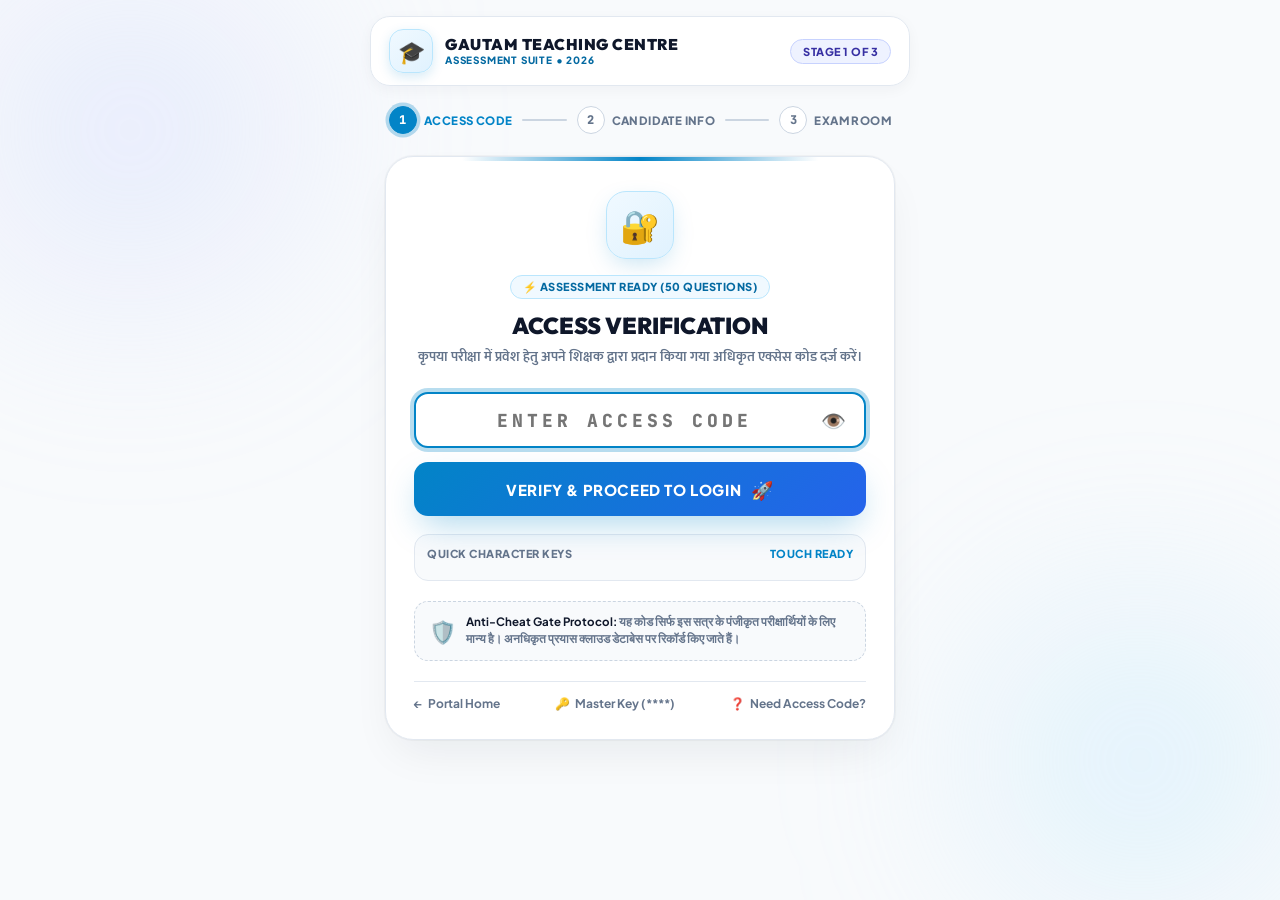
<file: auth.html>
<!DOCTYPE html>
<html lang="en">
<head>
    <meta charset="UTF-8">
    <meta name="viewport" content="width=device-width, initial-scale=1.0, maximum-scale=5.0, user-scalable=yes">
    <meta name="referrer" content="no-referrer">
    <meta name="theme-color" content="#0284c7">
    <meta name="apple-mobile-web-app-capable" content="yes">
    <meta name="apple-mobile-web-app-status-bar-style" content="default">
    <meta name="description" content="Gautam Teaching Centre (GTC) Stage 1 Gateway Access Verification - Official Online Examination Suite 2026.">
    <title>Stage 1: Gateway Verification | Gautam Teaching Centre CBT Portal</title>
    
    <!-- 🌐 High Performance Google Web Typography -->
    <link rel="preconnect" href="https://fonts.googleapis.com">
    <link rel="preconnect" href="https://fonts.gstatic.com" crossorigin>
    <link href="https://fonts.googleapis.com/css2?family=Outfit:wght@500;600;700;800;900&family=Plus+Jakarta+Sans:wght@400;500;600;700;800&family=Mukta:wght@500;600;700;800&family=JetBrains+Mono:wght@600;700;800;900&display=swap" rel="stylesheet">
    
    <style>
        /* ==========================================================================
           🎨 1. CORE SYSTEM DESIGN TOKENS & VARIABLES
           ========================================================================== */
        :root {
            --primary: #0284c7;
            --primary-deep: #0369a1;
            --primary-light: #38bdf8;
            --primary-soft: #f0f9ff;
            --primary-border: #bae6fd;
            --primary-glow: rgba(2, 132, 199, 0.28);
            
            --accent: #4f46e5;
            --accent-deep: #3730a3;
            --accent-soft: #eef2ff;
            --accent-border: #c7d2fe;

            --surface: #ffffff;
            --surface-muted: #f8fafc;
            --surface-hover: #f1f5f9;

            --border-light: #e2e8f0;
            --border-card: #cbd5e1;
            --border-focus: #0284c7;

            --text-heading: #0f172a;
            --text-body: #334155;
            --text-muted: #64748b;
            --text-inverted: #ffffff;

            --success: #10b981;
            --success-deep: #059669;
            --success-bg: #ecfdf5;
            --success-border: #a7f3d0;
            --success-glow: rgba(16, 185, 129, 0.25);

            --warning: #f59e0b;
            --warning-deep: #b45309;
            --warning-bg: #fffbeb;
            --warning-border: #fde68a;

            --danger: #ef4444;
            --danger-deep: #dc2626;
            --danger-bg: #fef2f2;
            --danger-border: #fecaca;
            --danger-glow: rgba(239, 68, 68, 0.28);

            --radius-xs: 6px;
            --radius-sm: 10px;
            --radius-md: 14px;
            --radius-lg: 20px;
            --radius-xl: 28px;
            --radius-full: 9999px;

            --shadow-subtle: 0 4px 14px rgba(15, 23, 42, 0.04);
            --shadow-card: 0 20px 45px -12px rgba(15, 23, 42, 0.08), 0 0 1px 1px rgba(15, 23, 42, 0.04);
            --shadow-float: 0 14px 34px -8px rgba(2, 132, 199, 0.35);
            --shadow-modal: 0 30px 70px -15px rgba(15, 23, 42, 0.32);

            --transition-smooth: all 0.24s cubic-bezier(0.4, 0, 0.2, 1);
            --font-main: 'Plus Jakarta Sans', -apple-system, BlinkMacSystemFont, "Segoe UI", Roboto, sans-serif;
            --font-display: 'Outfit', sans-serif;
            --font-hindi: 'Mukta', sans-serif;
            --font-mono: 'JetBrains Mono', monospace;
        }

        /* ==========================================================================
           🛡️ 2. GLOBAL RESET & BASE VIEWPORT LOCK
           ========================================================================== */
        *, *::before, *::after {
            margin: 0;
            padding: 0;
            box-sizing: border-box;
            font-family: var(--font-main);
            -webkit-tap-highlight-color: transparent;
            -webkit-font-smoothing: antialiased;
            text-rendering: optimizeLegibility;
        }

        html {
            scroll-behavior: smooth;
            font-size: 15px;
        }

        html, body {
            overscroll-behavior-y: contain !important;
            touch-action: pan-x pan-y;
        }

        body {
            background-color: #f8fafc;
            min-height: 100vh;
            color: var(--text-heading);
            display: flex;
            flex-direction: column;
            align-items: center;
            justify-content: flex-start;
            position: relative;
            overflow-x: hidden;
            padding: 16px 14px 50px;
        }

        /* Ambient Dynamic Background Glows */
        .ambient-glow-left {
            position: fixed;
            width: 500px;
            height: 500px;
            background: radial-gradient(circle, rgba(199, 210, 254, 0.45) 0%, rgba(248, 250, 252, 0) 70%);
            top: -120px;
            left: -120px;
            border-radius: 50%;
            filter: blur(85px);
            z-index: 0;
            pointer-events: none;
        }

        .ambient-glow-right {
            position: fixed;
            width: 460px;
            height: 460px;
            background: radial-gradient(circle, rgba(186, 230, 253, 0.5) 0%, rgba(248, 250, 252, 0) 70%);
            bottom: -90px;
            right: -90px;
            border-radius: 50%;
            filter: blur(85px);
            z-index: 0;
            pointer-events: none;
        }

        /* ==========================================================================
           🏛️ 3. TOP PORTAL COMMAND HEADER
           ========================================================================== */
        .portal-header {
            width: 100%;
            max-width: 540px;
            background: rgba(255, 255, 255, 0.94);
            backdrop-filter: blur(14px);
            -webkit-backdrop-filter: blur(14px);
            border: 1.5px solid var(--border-light);
            border-radius: var(--radius-lg);
            padding: 12px 18px;
            display: flex;
            justify-content: space-between;
            align-items: center;
            box-shadow: var(--shadow-subtle);
            margin-bottom: 20px;
            position: relative;
            z-index: 20;
            transition: var(--transition-smooth);
        }

        .brand-cluster {
            display: flex;
            align-items: center;
            gap: 12px;
            user-select: none;
        }

        .brand-logo-disc {
            width: 44px;
            height: 44px;
            background: linear-gradient(135deg, var(--primary-soft) 0%, #e0f2fe 100%);
            border: 1.8px solid var(--primary-border);
            border-radius: var(--radius-md);
            display: flex;
            align-items: center;
            justify-content: center;
            font-size: 22px;
            box-shadow: 0 4px 12px rgba(2, 132, 199, 0.16);
            transition: var(--transition-smooth);
            cursor: pointer;
            position: relative;
        }

        .brand-logo-disc:hover {
            transform: scale(1.06) rotate(-3deg);
            border-color: var(--primary);
        }

        .brand-logo-disc:active {
            transform: scale(0.94);
        }

        .brand-taglines h1 {
            font-family: var(--font-display);
            font-size: 15.5px;
            font-weight: 900;
            letter-spacing: 0.5px;
            color: var(--text-heading);
            text-transform: uppercase;
            line-height: 1.15;
        }

        .brand-taglines p {
            font-size: 10px;
            color: var(--primary-deep);
            font-weight: 800;
            letter-spacing: 0.8px;
            text-transform: uppercase;
        }

        .step-pill-indicator {
            display: inline-flex;
            align-items: center;
            gap: 6px;
            background: var(--accent-soft);
            border: 1.5px solid var(--accent-border);
            color: var(--accent-deep);
            padding: 5px 12px;
            border-radius: var(--radius-full);
            font-size: 11px;
            font-weight: 800;
            text-transform: uppercase;
            letter-spacing: 0.5px;
        }

        /* ==========================================================================
           🚀 4. 3-STAGE PROGRESS STEPPER TRACKER
           ========================================================================== */
        .progress-track-wrapper {
            width: 100%;
            max-width: 510px;
            margin-bottom: 22px;
            position: relative;
            z-index: 10;
            padding: 0 4px;
        }

        .progress-track {
            display: flex;
            align-items: center;
            justify-content: space-between;
        }

        .track-node {
            display: flex;
            align-items: center;
            gap: 7px;
            font-size: 11.5px;
            font-weight: 800;
            color: var(--text-muted);
            text-transform: uppercase;
            letter-spacing: 0.4px;
            user-select: none;
        }

        .track-node.active {
            color: var(--primary);
        }

        .node-bubble {
            width: 28px;
            height: 28px;
            border-radius: var(--radius-full);
            display: flex;
            align-items: center;
            justify-content: center;
            background: #ffffff;
            border: 1.8px solid var(--border-card);
            font-family: var(--font-mono);
            font-size: 12px;
            font-weight: 800;
            color: var(--text-muted);
            transition: var(--transition-smooth);
        }

        .track-node.active .node-bubble {
            background: var(--primary);
            border-color: var(--primary);
            color: #ffffff;
            box-shadow: 0 0 0 3.5px var(--primary-glow);
        }

        .track-node.done .node-bubble {
            background: var(--success-bg);
            border-color: var(--success-border);
            color: var(--success);
        }

        .track-connector-line {
            flex: 1;
            height: 2.5px;
            background: var(--border-card);
            margin: 0 10px;
            border-radius: var(--radius-full);
            position: relative;
            overflow: hidden;
        }

        .track-connector-line.filled {
            background: var(--primary);
        }

        /* ==========================================================================
           📦 5. CORE ACCESS VERIFICATION CARD
           ========================================================================== */
        .auth-card {
            width: 100%;
            max-width: 510px;
            background: var(--surface);
            border: 1.5px solid var(--border-light);
            border-radius: var(--radius-xl);
            padding: 34px 28px 28px;
            box-shadow: var(--shadow-card);
            position: relative;
            overflow: hidden;
            text-align: center;
            z-index: 10;
            transition: var(--transition-smooth);
        }

        .auth-card::before {
            content: '';
            position: absolute;
            top: 0;
            left: 15%;
            right: 15%;
            height: 3.5px;
            background: linear-gradient(90deg, transparent, var(--primary), transparent);
        }

        .shield-icon-badge {
            width: 68px;
            height: 68px;
            background: linear-gradient(135deg, var(--primary-soft) 0%, #e0f2fe 100%);
            border: 1.8px solid var(--primary-border);
            border-radius: var(--radius-lg);
            display: flex;
            align-items: center;
            justify-content: center;
            margin: 0 auto 16px;
            font-size: 32px;
            box-shadow: 0 8px 24px -6px rgba(2, 132, 199, 0.25);
            transition: var(--transition-smooth);
            animation: shieldFloat 3.2s ease-in-out infinite;
        }

        @keyframes shieldFloat {
            0%, 100% { transform: translateY(0); }
            50% { transform: translateY(-4px); }
        }

        .session-info-strip {
            display: inline-flex;
            align-items: center;
            gap: 6px;
            background: var(--primary-soft);
            border: 1.2px solid var(--primary-border);
            color: var(--primary-deep);
            padding: 4px 12px;
            border-radius: var(--radius-full);
            font-size: 11px;
            font-weight: 800;
            text-transform: uppercase;
            letter-spacing: 0.5px;
            margin-bottom: 12px;
        }

        .auth-title {
            font-family: var(--font-display);
            font-size: 23px;
            font-weight: 900;
            color: var(--text-heading);
            letter-spacing: -0.2px;
            text-transform: uppercase;
            margin-bottom: 6px;
        }

        .auth-subtitle {
            font-family: var(--font-hindi);
            font-size: 14px;
            color: var(--text-muted);
            line-height: 1.6;
            margin-bottom: 24px;
            font-weight: 600;
        }

        /* Input Container & Password Eye */
        .input-group-cluster {
            position: relative;
            margin-bottom: 14px;
        }

        .input-keyhole-box {
            position: relative;
            display: flex;
            align-items: center;
        }

        .code-input-field {
            width: 100%;
            height: 56px;
            padding: 12px 52px 12px 20px;
            background: #f8fafc;
            border: 2px solid var(--border-card);
            border-radius: var(--radius-md);
            font-family: var(--font-mono);
            font-size: 18px;
            font-weight: 900;
            color: var(--text-heading);
            text-align: center;
            letter-spacing: 4px;
            outline: none;
            transition: var(--transition-smooth);
            text-transform: uppercase;
            box-shadow: inset 0 2px 4px rgba(15, 23, 42, 0.03);
        }

        .code-input-field:focus {
            border-color: var(--primary);
            background: #ffffff;
            box-shadow: 0 0 0 4px var(--primary-glow);
        }

        .btn-toggle-eye {
            position: absolute;
            right: 14px;
            background: none;
            border: none;
            color: var(--text-muted);
            font-size: 20px;
            cursor: pointer;
            padding: 6px;
            display: flex;
            align-items: center;
            justify-content: center;
            border-radius: var(--radius-xs);
            transition: var(--transition-smooth);
            user-select: none;
        }

        .btn-toggle-eye:hover {
            color: var(--primary);
            background: var(--primary-soft);
        }

        /* Error and Lockout Banners */
        .error-banner {
            background: var(--danger-bg);
            color: var(--danger-deep);
            border: 1.5px solid var(--danger-border);
            font-size: 12.5px;
            font-weight: 700;
            padding: 10px 14px;
            border-radius: var(--radius-sm);
            margin-bottom: 16px;
            display: none;
            align-items: center;
            justify-content: center;
            gap: 8px;
            line-height: 1.4;
        }

        .lockout-banner {
            background: var(--warning-bg);
            border: 1.5px solid var(--warning-border);
            color: var(--warning-deep);
            padding: 10px 14px;
            border-radius: var(--radius-sm);
            font-size: 12.5px;
            font-weight: 800;
            margin-bottom: 16px;
            display: none;
            align-items: center;
            justify-content: center;
            gap: 8px;
        }

        /* Shake animation for incorrect password */
        .shake-animation {
            animation: shakeHard 0.42s cubic-bezier(.36, .07, .19, .97) both;
        }

        @keyframes shakeHard {
            10%, 90% { transform: translate3d(-3px, 0, 0); }
            20%, 80% { transform: translate3d(5px, 0, 0); }
            30%, 50%, 70% { transform: translate3d(-6px, 0, 0); }
            40%, 60% { transform: translate3d(6px, 0, 0); }
        }

        /* Main CTA Button */
        .btn-verify-access {
            width: 100%;
            min-height: 54px;
            background: linear-gradient(135deg, #0284c7 0%, #2563eb 100%);
            color: #ffffff;
            border: none;
            border-radius: var(--radius-md);
            font-size: 15px;
            font-weight: 800;
            letter-spacing: 0.6px;
            text-transform: uppercase;
            cursor: pointer;
            box-shadow: var(--shadow-float);
            display: flex;
            align-items: center;
            justify-content: center;
            gap: 10px;
            transition: var(--transition-smooth);
            position: relative;
            overflow: hidden;
            user-select: none;
        }

        .btn-verify-access::after {
            content: '';
            position: absolute;
            top: 0; left: -100%; width: 60%; height: 100%;
            background: linear-gradient(90deg, transparent, rgba(255, 255, 255, 0.25), transparent);
            transform: skewX(-25deg);
            animation: shineSweep 4s infinite ease-in-out;
        }

        @keyframes shineSweep {
            0% { left: -100%; }
            20% { left: 140%; }
            100% { left: 140%; }
        }

        .btn-verify-access:hover:not(:disabled) {
            transform: translateY(-2px);
            box-shadow: 0 16px 36px -6px rgba(37, 99, 235, 0.55);
        }

        .btn-verify-access:active:not(:disabled) {
            transform: translateY(1px);
        }

        .btn-verify-access:disabled {
            opacity: 0.65;
            cursor: not-allowed;
            transform: none !important;
            box-shadow: none !important;
        }

        /* ==========================================================================
           ⌨️ 6. MOBILE ERGONOMIC ON-SCREEN QUICK PIN PAD
           ========================================================================== */
        .quick-keypad-drawer {
            margin-top: 18px;
            background: var(--surface-muted);
            border: 1.2px solid var(--border-light);
            border-radius: var(--radius-md);
            padding: 12px;
        }

        .keypad-header {
            display: flex;
            justify-content: space-between;
            align-items: center;
            margin-bottom: 8px;
            font-size: 11px;
            font-weight: 800;
            color: var(--text-muted);
            text-transform: uppercase;
            letter-spacing: 0.5px;
        }

        .quick-keys-grid {
            display: grid;
            grid-template-columns: repeat(6, 1fr);
            gap: 6px;
        }

        .key-btn {
            height: 38px;
            background: #ffffff;
            border: 1.2px solid var(--border-card);
            border-radius: var(--radius-xs);
            color: var(--text-heading);
            font-family: var(--font-mono);
            font-size: 13.5px;
            font-weight: 900;
            cursor: pointer;
            display: flex;
            align-items: center;
            justify-content: center;
            transition: var(--transition-smooth);
            user-select: none;
        }

        .key-btn:hover {
            background: var(--primary-soft);
            border-color: var(--primary);
            color: var(--primary-deep);
            transform: translateY(-1px);
        }

        .key-btn:active {
            transform: scale(0.92);
        }

        .key-btn.action-key {
            background: #e2e8f0;
            color: var(--text-body);
            grid-column: span 2;
            font-size: 11px;
            font-family: var(--font-main);
        }

        /* Security Guideline Strip */
        .security-badge-strip {
            background: #f8fafc;
            border: 1.5px dashed var(--border-card);
            border-radius: var(--radius-md);
            padding: 12px 14px;
            display: flex;
            align-items: center;
            gap: 10px;
            margin-top: 20px;
            text-align: left;
        }

        .security-badge-icon {
            font-size: 22px;
            flex-shrink: 0;
        }

        .security-badge-text p {
            font-size: 11.5px;
            color: var(--text-muted);
            line-height: 1.45;
            font-weight: 600;
        }

        .security-badge-text strong {
            color: var(--text-heading);
        }

        /* Card Footer Links */
        .auth-footer-nav {
            display: flex;
            justify-content: space-between;
            align-items: center;
            margin-top: 20px;
            padding-top: 14px;
            border-top: 1.5px solid var(--border-light);
            font-size: 12px;
            font-weight: 700;
            flex-wrap: wrap;
            gap: 10px;
        }

        .nav-link {
            color: var(--text-muted);
            text-decoration: none;
            display: inline-flex;
            align-items: center;
            gap: 5px;
            cursor: pointer;
            transition: var(--transition-smooth);
            user-select: none;
        }

        .nav-link:hover {
            color: var(--primary);
        }

        /* ==========================================================================
           🔔 7. FLOATING NOTIFICATION TOAST
           ========================================================================== */
        #authToast {
            position: fixed;
            bottom: 26px;
            background: #0f172a;
            color: #ffffff;
            padding: 11px 22px;
            border-radius: var(--radius-full);
            font-size: 12.5px;
            font-weight: 700;
            z-index: 100000;
            display: none;
            box-shadow: 0 10px 25px rgba(0, 0, 0, 0.25);
            animation: toastPop 0.25s ease;
        }

        @keyframes toastPop {
            from { transform: translateY(15px); opacity: 0; }
            to { transform: translateY(0); opacity: 1; }
        }

        /* ==========================================================================
           ❓ 8. MODAL DIALOGS (Help Assistance & Master Admin Bypass)
           ========================================================================== */
        .modal-overlay {
            position: fixed;
            inset: 0;
            background: rgba(15, 23, 42, 0.78);
            backdrop-filter: blur(10px);
            -webkit-backdrop-filter: blur(10px);
            display: none;
            justify-content: center;
            align-items: center;
            padding: 20px;
            z-index: 99999;
        }

        .modal-box {
            background: #ffffff;
            border: 1.5px solid var(--border-light);
            border-radius: var(--radius-xl);
            max-width: 440px;
            width: 100%;
            padding: 30px 24px;
            text-align: center;
            box-shadow: var(--shadow-modal);
            position: relative;
            animation: modalFadeIn 0.24s cubic-bezier(0.4, 0, 0.2, 1);
        }

        @keyframes modalFadeIn {
            from { opacity: 0; transform: scale(0.92) translateY(12px); }
            to { opacity: 1; transform: scale(1) translateY(0); }
        }

        .modal-crest-icon {
            width: 60px;
            height: 60px;
            background: var(--primary-soft);
            border: 1.5px solid var(--primary-border);
            border-radius: var(--radius-lg);
            display: flex;
            align-items: center;
            justify-content: center;
            margin: 0 auto 14px;
            font-size: 28px;
        }

        .modal-title {
            font-family: var(--font-display);
            font-size: 18.5px;
            font-weight: 900;
            color: var(--text-heading);
            text-transform: uppercase;
            margin-bottom: 8px;
        }

        .modal-desc {
            font-size: 13px;
            color: var(--text-muted);
            line-height: 1.55;
            margin-bottom: 20px;
            font-weight: 600;
        }

        .instruction-box {
            background: #f8fafc;
            border: 1.5px solid var(--border-light);
            border-radius: var(--radius-md);
            padding: 14px;
            text-align: left;
            margin-bottom: 20px;
            font-size: 12px;
            line-height: 1.6;
            color: var(--text-body);
        }

        .instruction-box ol {
            padding-left: 18px;
        }

        .modal-pass-input {
            width: 100%;
            height: 50px;
            padding: 12px;
            background: #f8fafc;
            border: 1.8px solid var(--border-card);
            border-radius: var(--radius-md);
            color: var(--text-heading);
            font-family: var(--font-mono);
            font-size: 15px;
            text-align: center;
            font-weight: 800;
            letter-spacing: 3px;
            outline: none;
            box-sizing: border-box;
            margin-bottom: 8px;
            text-transform: uppercase;
            transition: var(--transition-smooth);
        }

        .modal-pass-input:focus {
            border-color: var(--primary);
            background: #ffffff;
            box-shadow: 0 0 0 3.5px var(--primary-glow);
        }

        .modal-err-msg {
            color: var(--danger-deep);
            background: var(--danger-bg);
            border: 1px solid var(--danger-border);
            padding: 8px 12px;
            border-radius: var(--radius-sm);
            font-size: 12px;
            font-weight: 700;
            margin-bottom: 14px;
            display: none;
        }

        .btn-modal-action {
            width: 100%;
            min-height: 48px;
            border-radius: var(--radius-md);
            font-size: 13.5px;
            font-weight: 800;
            text-transform: uppercase;
            cursor: pointer;
            border: none;
            background: linear-gradient(135deg, #0284c7, #2563eb);
            color: #ffffff;
            box-shadow: var(--shadow-float);
            transition: var(--transition-smooth);
        }

        .btn-modal-action:hover {
            transform: translateY(-1px);
        }

        /* ==========================================================================
           📱 9. ADVANCED MOBILE RESPONSIVE ADAPTATIONS
           ========================================================================== */
        @media (max-width: 580px) {
            body {
                padding: 10px 10px 40px;
            }

            .portal-header {
                padding: 10px 14px;
                border-radius: var(--radius-md);
                margin-bottom: 14px;
            }

            .brand-taglines h1 {
                font-size: 14px;
            }

            .auth-card {
                padding: 24px 18px 22px;
                border-radius: var(--radius-lg);
            }

            .shield-icon-badge {
                width: 58px;
                height: 58px;
                font-size: 27px;
                margin-bottom: 12px;
            }

            .auth-title {
                font-size: 19px;
            }

            .auth-subtitle {
                font-size: 13px;
                margin-bottom: 18px;
            }

            .code-input-field {
                height: 50px;
                font-size: 16px;
                letter-spacing: 3px;
            }

            .quick-keys-grid {
                grid-template-columns: repeat(4, 1fr);
            }

            .key-btn.action-key {
                grid-column: span 2;
            }

            .auth-footer-nav {
                flex-direction: column;
                gap: 8px;
            }
        }
    </style>
</head>

<body>

    <!-- 🌌 Ambient Lights -->
    <div class="ambient-glow-left"></div>
    <div class="ambient-glow-right"></div>

    <!-- 🔔 Notification Toast -->
    <div id="authToast">Alert Notification</div>

    <!-- ==========================================================================
         🏛️ 1. TOP PORTAL COMMAND HEADER
         ========================================================================== -->
    <header class="portal-header">
        <div class="brand-cluster">
            <div class="brand-logo-disc" title="Portal Home" onclick="window.location.href='index.html'">
                🎓
            </div>
            <div class="brand-taglines">
                <h1>GAUTAM TEACHING CENTRE</h1>
                <p id="portalHeaderSession">ASSESSMENT SUITE • 2026</p>
            </div>
        </div>

        <div class="step-pill-indicator">
            <span>Stage 1 of 3</span>
        </div>
    </header>

    <!-- ==========================================================================
         🚀 2. 3-STAGE PROGRESS STEPPER TRACKER
         ========================================================================== -->
    <div class="progress-track-wrapper">
        <div class="progress-track">
            <!-- Step 1: Active -->
            <div class="track-node active">
                <div class="node-bubble">1</div>
                <span>Access Code</span>
            </div>
            
            <div class="track-connector-line"></div>

            <!-- Step 2: Pending -->
            <div class="track-node">
                <div class="node-bubble">2</div>
                <span>Candidate Info</span>
            </div>

            <div class="track-connector-line"></div>

            <!-- Step 3: Pending -->
            <div class="track-node">
                <div class="node-bubble">3</div>
                <span>Exam Room</span>
            </div>
        </div>
    </div>

    <!-- ==========================================================================
         📦 3. CORE ACCESS VERIFICATION CARD
         ========================================================================== -->
    <main class="auth-card" id="authCard">
        <!-- Animated Shield Icon -->
        <div class="shield-icon-badge">🔐</div>

        <!-- Dynamic Session Badge -->
        <div class="session-info-strip" id="examBadgeDisplay">
            <span>⚡ ASSESSMENT GATEWAY 2026</span>
        </div>

        <!-- Heading & Multilingual Subtitle -->
        <h2 class="auth-title">Access Verification</h2>
        <p class="auth-subtitle">
            कृपया परीक्षा में प्रवेश हेतु अपने शिक्षक द्वारा प्रदान किया गया अधिकृत एक्सेस कोड दर्ज करें।
        </p>

        <!-- Input Field & Show/Hide Eye Toggle -->
        <div class="input-group-cluster">
            <div class="input-keyhole-box">
                <input 
                    type="password" 
                    id="gatePassword" 
                    class="code-input-field" 
                    placeholder="ENTER ACCESS CODE" 
                    autocomplete="off" 
                    autofocus 
                    maxlength="12"
                    oninput="handleInputSanitize(this)">
                
                <button type="button" class="btn-toggle-eye" id="togglePwd" title="Show/Hide Access Code">
                    <span id="eyeIcon">👁️</span>
                </button>
            </div>
        </div>

        <!-- Error Banner (Shown on wrong code) -->
        <div class="error-banner" id="wrongPassError">
            <span>⚠️</span>
            <span id="errorMsgText">अमान्य एक्सेस कोड! कृपया शिक्षक द्वारा दिया गया सही कोड दर्ज करें।</span>
        </div>

        <!-- Rate-Limit Lockout Banner -->
        <div class="lockout-banner" id="lockoutBanner">
            <span>⏳</span>
            <span>Too many wrong attempts! Please wait <strong id="lockoutTimer">30</strong>s.</span>
        </div>

        <!-- Primary Action CTA Button -->
        <button type="button" id="verifyBtn" class="btn-verify-access" onclick="checkGatePassword()">
            <span>Verify & Proceed to Login</span>
            <span style="font-size: 18px;">🚀</span>
        </button>

        <!-- ⌨️ Mobile-Friendly Quick Pin Pad -->
        <div class="quick-keypad-drawer">
            <div class="keypad-header">
                <span>Quick Character Keys</span>
                <span style="color: var(--primary);">Touch Ready</span>
            </div>
            
        </div>

        <!-- Security Guideline Strip -->
        <div class="security-badge-strip">
            <span class="security-badge-icon">🛡️</span>
            <div class="security-badge-text">
                <p><strong>Anti-Cheat Gate Protocol:</strong> यह कोड सिर्फ इस सत्र के पंजीकृत परीक्षार्थियों के लिए मान्य है। अनधिकृत प्रयास क्लाउड डेटाबेस पर रिकॉर्ड किए जाते हैं।</p>
            </div>
        </div>

        <!-- Footer Navigation Links -->
        <div class="auth-footer-nav">
            <a href="index.html" class="nav-link">
                <span>←</span>
                <span>Portal Home</span>
            </a>
            <span class="nav-link" onclick="openMasterBypassModal()">
                <span>🔑</span>
                <span>Master Key (****)</span>
            </span>
            <span class="nav-link" onclick="openHelpModal()">
                <span>❓</span>
                <span>Need Access Code?</span>
            </span>
        </div>
    </main>

    <!-- ==========================================================================
         🔑 4. TEACHER MASTER BYPASS MODAL (KEY: GK9890)
         ========================================================================== -->
    <div id="masterBypassModal" class="modal-overlay">
        <div class="modal-box">
            <div class="modal-crest-icon">🛡️</div>
            <h3 class="modal-title">Teacher Master Authorization</h3>
            <p class="modal-desc">
                कक्ष निरीक्षक अथवा शिक्षक का मास्टर पासवर्ड (GK9890) दर्ज करके सीधे कैंडिडेट लॉगिन में प्रवेश करें:
            </p>

            <input 
                type="password" 
                id="masterPassInputField" 
                class="modal-pass-input" 
                placeholder="MASTER PASSCODE (GK9890)" 
                autocomplete="off"
                oninput="this.value = this.value.toUpperCase()">

            <div id="masterBypassErr" class="modal-err-msg">
                ❌ अमान्य मास्टर पासवर्ड! कृपया सही कोड (GK9890) दर्ज करें।
            </div>

            <div style="display: flex; gap: 10px;">
                <button type="button" class="btn-modal-action" onclick="verifyMasterTeacherPass()">
                    Authorize & Proceed 🚀
                </button>
                <button type="button" class="btn-modal-action" style="background: #e2e8f0; color: #334155; box-shadow: none;" onclick="closeMasterBypassModal()">
                    Cancel
                </button>
            </div>
        </div>
    </div>

    <!-- ==========================================================================
         ❓ 5. CANDIDATE ASSISTANCE MODAL
         ========================================================================== -->
    <div id="helpModal" class="modal-overlay">
        <div class="modal-box">
            <div class="modal-crest-icon">📞</div>
            <h3 class="modal-title">Access Code Assistance</h3>
            <p class="modal-desc">
                यदि आपको आज का एक्सेस कोड प्राप्त नहीं हुआ है, तो कृपया नीचे दिए गए दिशा-निर्देशों का पालन करें:
            </p>

            <div class="instruction-box">
                <ol>
                    <li>यह परीक्षा कोड आपके शिक्षक द्वारा परीक्षा प्रारंभ होने से ठीक 5 मिनट पहले साझा किया जाता है।</li>
                    <li>यदि आप कक्षा या परीक्षा केंद्र में उपस्थित हैं, तो अपने कक्ष निरीक्षक (Invigilator) से संपर्क करें।</li>
                    <li>गलत कोड को 5 बार से अधिक दर्ज करने पर सिस्टम सुरक्षा कारणों से 30 सेकंड के लिए लॉक हो जाएगा।</li>
                </ol>
            </div>

            <button type="button" class="btn-modal-action" onclick="closeHelpModal()">
                Understood / वापस जाएं ✓
            </button>
        </div>
    </div>

    <!-- Optional dataset link (dynamically updates questions count if js/questions.js is present) -->
    <script src="js/questions.js" onerror="this.onerror=null; console.log('Questions file linked.');"></script>

    <!-- ==========================================================================
         🧠 6. GATEWAY VERIFICATION JAVASCRIPT CONTROLLER
         ========================================================================== -->
    <script>
        /**
         * 🎓 GAUTAM TEACHING CENTRE - AUTH GATEWAY CONFIGURATION
         */
        const AUTH_GATE_CONFIG = {
            // Primary Active Gate Passcode
            primaryCode: "GK77",

            // Master Keys for instant unlock
            masterKeys: ["GK9890", "GTC#2000", "GTC@2026", "GK100", "GTC2026"],

            // Destination Page on Successful Verification
            destinationPage: "login.html",

            // Brute-force rate limiting settings
            maxFailedAttempts: 5,
            lockoutSeconds: 30,

            // Audio feedback enable
            enableSoundChimes: true
        };

        // Internal State
        let failedAttemptCount = 0;
        let isLockedOut = false;
        let lockoutTimerInterval = null;

        window.addEventListener('DOMContentLoaded', () => {
            // Prevent right clicks during exam flow
            document.addEventListener('contextmenu', e => e.preventDefault());

            // Initialize dynamic exam title
            initializeGateUI();

            // Setup input listeners
            setupInputListeners();
        });

        /**
         * Read questions.js if loaded to dynamically display test title
         */
        function initializeGateUI() {
            try {
                if (typeof questions !== 'undefined' && Array.isArray(questions) && questions.length > 0) {
                    const badge = document.getElementById("examBadgeDisplay");
                    if (badge) {
                        badge.innerHTML = `<span>⚡ ASSESSMENT READY (${questions.length} QUESTIONS)</span>`;
                    }
                }
            } catch (e) {}
        }

        /**
         * Sanitize and format input as uppercase alphanumeric
         */
        function handleInputSanitize(inputEl) {
            if (!inputEl) return;
            inputEl.value = inputEl.value.toUpperCase();
            
            // Hide error when user resumes typing
            const errEl = document.getElementById("wrongPassError");
            if (errEl && errEl.style.display !== "none") {
                errEl.style.display = "none";
            }
        }

        /**
         * Setup Enter Key and Eye Toggle
         */
        function setupInputListeners() {
            const pwdInput = document.getElementById("gatePassword");
            const toggleBtn = document.getElementById("togglePwd");
            const eyeIcon = document.getElementById("eyeIcon");

            if (toggleBtn && pwdInput) {
                toggleBtn.addEventListener("click", () => {
                    const isPassword = pwdInput.getAttribute("type") === "password";
                    pwdInput.setAttribute("type", isPassword ? "text" : "password");
                    if (eyeIcon) {
                        eyeIcon.textContent = isPassword ? "🙈" : "👁️";
                    }
                });
            }

            if (pwdInput) {
                pwdInput.addEventListener("keyup", (event) => {
                    if (event.key === "Enter") {
                        checkGatePassword();
                    }
                });
            }
        }

        /**
         * Quick Mobile Keypad Append
         */
        function appendKey(char) {
            if (isLockedOut) return;
            const inputField = document.getElementById("gatePassword");
            if (!inputField) return;

            if (inputField.value.length < 12) {
                inputField.value += char;
                handleInputSanitize(inputField);
                playKeyClickSound();
            }
        }

        function clearAllKeys() {
            if (isLockedOut) return;
            const inputField = document.getElementById("gatePassword");
            if (inputField) {
                inputField.value = "";
                handleInputSanitize(inputField);
                playKeyClickSound();
            }
        }

        function backspaceKey() {
            if (isLockedOut) return;
            const inputField = document.getElementById("gatePassword");
            if (!inputField) return;

            inputField.value = inputField.value.slice(0, -1);
            handleInputSanitize(inputField);
            playKeyClickSound();
        }

        /**
         * Core Passcode Verification Logic
         */
        function checkGatePassword() {
            if (isLockedOut) {
                showToast("⏳ Please wait for lockout timer to expire!");
                return;
            }

            const inputField = document.getElementById("gatePassword");
            const authCard = document.getElementById("authCard");
            const errorElement = document.getElementById("wrongPassError");
            const verifyBtn = document.getElementById("verifyBtn");
            const enteredPass = inputField ? inputField.value.trim().toUpperCase() : "";

            if (!enteredPass) {
                showToast("⚠️ कृपया पहले एक्सेस कोड दर्ज करें!");
                if (inputField) inputField.focus();
                return;
            }

            // Verification Check (Primary Code + Master Keys + Base64 hash safeguard)
            const isPrimaryValid = (enteredPass === AUTH_GATE_CONFIG.primaryCode.toUpperCase());
            const isMasterValid = AUTH_GATE_CONFIG.masterKeys.map(k => k.toUpperCase()).includes(enteredPass);
            const isHashValid = (btoa(enteredPass) === "R0s3Nw=="); // GK77 base64 safeguard

            if (isPrimaryValid || isMasterValid || isHashValid) {
                // SUCCESS PROTOCOL
                playAudioTone("success");
                failedAttemptCount = 0;

                // Set secure verification tokens
                try {
                    localStorage.setItem("authPassed", "true");
                    sessionStorage.setItem("activeSession", "valid");
                    sessionStorage.setItem("authTimestamp", String(Date.now()));
                    if (isMasterValid) {
                        sessionStorage.setItem("adminUnlockedAll", "true");
                        sessionStorage.setItem("adminPassKey", enteredPass);
                    }
                } catch (e) {}

                // Visual button confirmation
                if (verifyBtn) {
                    verifyBtn.disabled = true;
                    verifyBtn.innerHTML = `<span>Access Confirmed! Redirecting... ⏳</span>`;
                    verifyBtn.style.background = "linear-gradient(135deg, #10b981 0%, #059669 100%)";
                }

                showToast("✓ Access Granted! Opening Candidate Login 🚀");

                // Seamless Navigation to Stage 2 (login.html)
                setTimeout(() => {
                    const target = AUTH_GATE_CONFIG.destinationPage;
                    if (window.location.protocol !== "blob:" && !window.location.href.startsWith("blob:")) {
                        window.location.replace(target);
                    } else {
                        window.location.href = target;
                    }
                }, 400);

            } else {
                // FAILURE PROTOCOL
                failedAttemptCount++;
                playAudioTone("error");

                if (errorElement) {
                    errorElement.style.display = "flex";
                }

                // Shake animation trigger
                if (authCard) {
                    authCard.classList.remove("shake-animation");
                    void authCard.offsetWidth; // Force CSS reflow
                    authCard.classList.add("shake-animation");
                }

                if (inputField) {
                    inputField.value = "";
                    inputField.focus();
                }

                // Check for Brute-Force Rate Limiting
                if (failedAttemptCount >= AUTH_GATE_CONFIG.maxFailedAttempts) {
                    triggerLockoutCountdown();
                }
            }
        }

        /**
         * Rate Limit Lockout Timer
         */
        function triggerLockoutCountdown() {
            isLockedOut = true;
            let secondsLeft = AUTH_GATE_CONFIG.lockoutSeconds;

            const lockoutBanner = document.getElementById("lockoutBanner");
            const lockoutTimerSpan = document.getElementById("lockoutTimer");
            const verifyBtn = document.getElementById("verifyBtn");
            const inputField = document.getElementById("gatePassword");

            if (lockoutBanner) lockoutBanner.style.display = "flex";
            if (verifyBtn) verifyBtn.disabled = true;
            if (inputField) inputField.disabled = true;

            showToast(`⚠️ Too many wrong attempts! Locked for ${secondsLeft}s.`);

            clearInterval(lockoutTimerInterval);
            lockoutTimerInterval = setInterval(() => {
                secondsLeft--;
                if (lockoutTimerSpan) lockoutTimerSpan.textContent = secondsLeft;

                if (secondsLeft <= 0) {
                    clearInterval(lockoutTimerInterval);
                    isLockedOut = false;
                    failedAttemptCount = 0;
                    if (lockoutBanner) lockoutBanner.style.display = "none";
                    if (verifyBtn) verifyBtn.disabled = false;
                    if (inputField) {
                        inputField.disabled = false;
                        inputField.focus();
                    }
                    showToast("🔓 Lockout expired! You may re-enter code.");
                }
            }, 1000);
        }

        /**
         * Teacher Master Bypass Modal Logic (GK9890)
         */
        function openMasterBypassModal() {
            const modal = document.getElementById("masterBypassModal");
            const input = document.getElementById("masterPassInputField");
            const err = document.getElementById("masterBypassErr");
            if (err) err.style.display = "none";
            if (input) input.value = "";
            if (modal) modal.style.display = "flex";
            if (input) setTimeout(() => input.focus(), 150);
        }

        function closeMasterBypassModal() {
            const modal = document.getElementById("masterBypassModal");
            if (modal) modal.style.display = "none";
        }

        function verifyMasterTeacherPass() {
            const input = document.getElementById("masterPassInputField");
            const err = document.getElementById("masterBypassErr");
            const entered = input ? input.value.trim().toUpperCase() : "";

            if (AUTH_GATE_CONFIG.masterKeys.map(k => k.toUpperCase()).includes(entered)) {
                playAudioTone("success");
                sessionStorage.setItem("adminUnlockedAll", "true");
                sessionStorage.setItem("adminPassKey", entered);
                localStorage.setItem("authPassed", "true");
                sessionStorage.setItem("activeSession", "valid");

                closeMasterBypassModal();
                showToast("✅ Master Key Accepted (GK9890)! Opening Login...");

                setTimeout(() => {
                    window.location.href = AUTH_GATE_CONFIG.destinationPage;
                }, 350);
            } else {
                playAudioTone("error");
                if (err) err.style.display = "block";
                if (input) { input.value = ""; input.focus(); }
            }
        }

        // Global Keyboard Shortcut: Ctrl + Alt + A for Invigilator Access
        document.addEventListener("keydown", (e) => {
            if (e.ctrlKey && e.altKey && e.key.toLowerCase() === "a") {
                e.preventDefault();
                openMasterBypassModal();
            }
        });

        /**
         * Web Audio API Synthesizer (Zero External Dependencies)
         */
        function playAudioTone(type) {
            if (!AUTH_GATE_CONFIG.enableSoundChimes) return;
            try {
                const AudioCtx = window.AudioContext || window.webkitAudioContext;
                const ctx = new AudioCtx();
                if (ctx.state === 'suspended') ctx.resume();

                const osc = ctx.createOscillator();
                const gain = ctx.createGain();

                if (type === "success") {
                    osc.type = "sine";
                    osc.frequency.setValueAtTime(523.25, ctx.currentTime);
                    osc.frequency.exponentialRampToValueAtTime(783.99, ctx.currentTime + 0.18);
                    gain.gain.setValueAtTime(0.2, ctx.currentTime);
                    gain.gain.exponentialRampToValueAtTime(0.001, ctx.currentTime + 0.4);

                    osc.connect(gain);
                    gain.connect(ctx.destination);
                    osc.start();
                    osc.stop(ctx.currentTime + 0.45);

                } else if (type === "error") {
                    osc.type = "sawtooth";
                    osc.frequency.setValueAtTime(160, ctx.currentTime);
                    osc.frequency.linearRampToValueAtTime(110, ctx.currentTime + 0.22);
                    gain.gain.setValueAtTime(0.22, ctx.currentTime);
                    gain.gain.exponentialRampToValueAtTime(0.001, ctx.currentTime + 0.25);

                    osc.connect(gain);
                    gain.connect(ctx.destination);
                    osc.start();
                    osc.stop(ctx.currentTime + 0.28);
                }
            } catch (err) {}
        }

        function playKeyClickSound() {
            try {
                const AudioCtx = window.AudioContext || window.webkitAudioContext;
                const ctx = new AudioCtx();
                if (ctx.state === 'suspended') ctx.resume();

                const osc = ctx.createOscillator();
                const gain = ctx.createGain();

                osc.type = "sine";
                osc.frequency.setValueAtTime(700, ctx.currentTime);
                gain.gain.setValueAtTime(0.04, ctx.currentTime);
                gain.gain.exponentialRampToValueAtTime(0.001, ctx.currentTime + 0.05);

                osc.connect(gain);
                gain.connect(ctx.destination);
                osc.start();
                osc.stop(ctx.currentTime + 0.06);
            } catch (e) {}
        }

        /**
         * Toast Notification Helper
         */
        function showToast(message) {
            const toast = document.getElementById("authToast");
            if (toast) {
                toast.textContent = message;
                toast.style.display = "block";
                setTimeout(() => {
                    toast.style.display = "none";
                }, 3200);
            }
        }

        /**
         * Modal Controls
         */
        function openHelpModal() {
            const modal = document.getElementById("helpModal");
            if (modal) modal.style.display = "flex";
        }

        function closeHelpModal() {
            const modal = document.getElementById("helpModal");
            if (modal) modal.style.display = "none";
        }

        // Close modal when tapping outside content box
        window.addEventListener("click", (e) => {
            const helpModal = document.getElementById("helpModal");
            const bypassModal = document.getElementById("masterBypassModal");
            if (e.target === helpModal) closeHelpModal();
            if (e.target === bypassModal) closeMasterBypassModal();
        });
    </script>
</body>
</html>
</file>
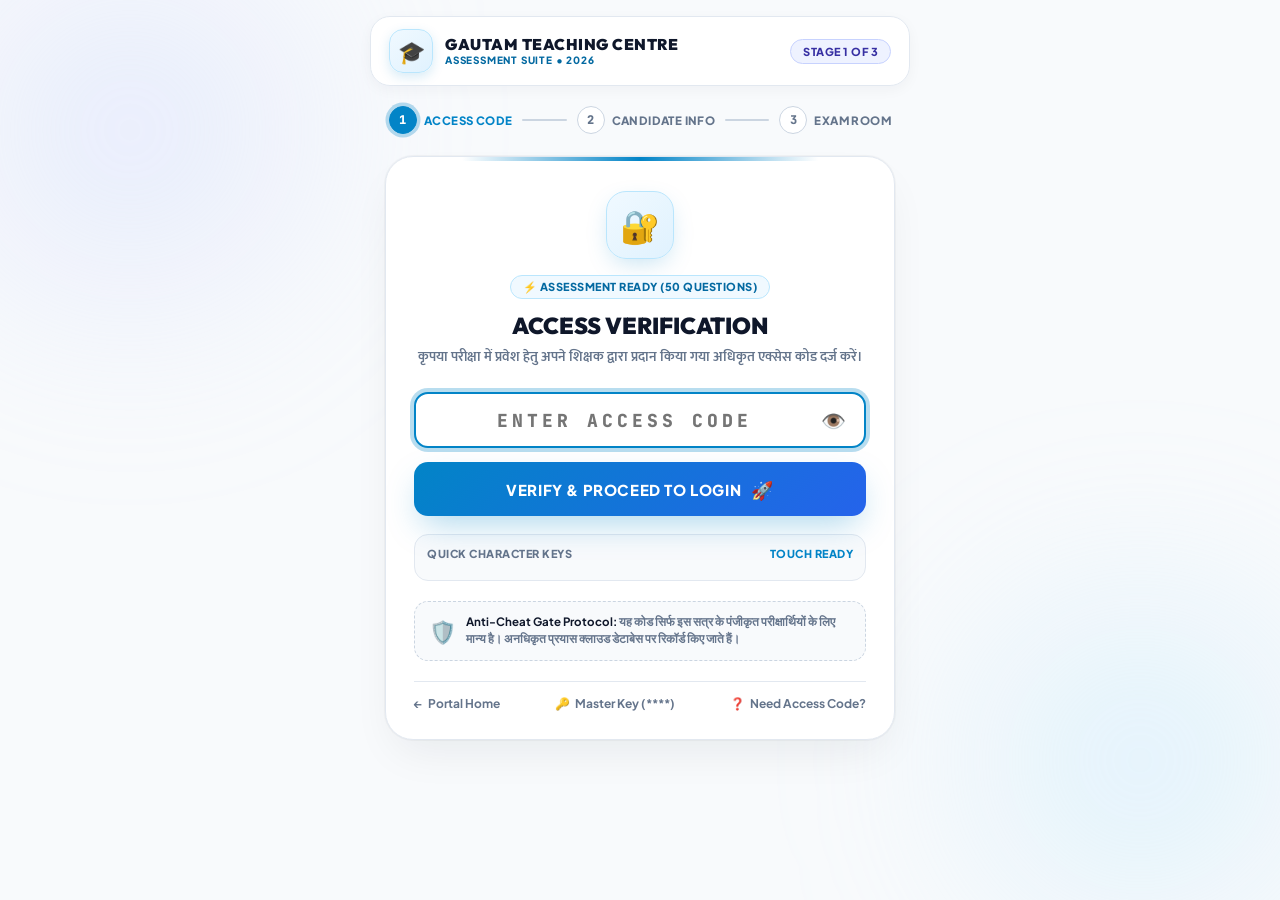
<file: login.html>
<!DOCTYPE html>
<html lang="en">
<head>
    <!-- 🛡️ STRICT GATEWAY & SECURITY GUARD (Instant Pre-Flight Check) -->
    <script>
        (function() {
            var isBlobEnv = window.location.protocol === "blob:" || window.location.href.startsWith("blob:");
            if (!isBlobEnv) {
                var authPassed = localStorage.getItem("authPassed") === "true";
                var sessionValid = sessionStorage.getItem("activeSession") === "valid";
                if (!authPassed || !sessionValid) {
                    try {
                        localStorage.removeItem("authPassed");
                        sessionStorage.removeItem("activeSession");
                        window.location.replace("auth.html");
                    } catch (e) {
                        window.location.href = "auth.html";
                    }
                }
            } else {
                if (!localStorage.getItem("authPassed")) localStorage.setItem("authPassed", "true");
                if (!sessionStorage.getItem("activeSession")) sessionStorage.setItem("activeSession", "valid");
            }
        })();
    </script>

    <meta charset="UTF-8">
    <meta name="viewport" content="width=device-width, initial-scale=1.0, maximum-scale=5.0, user-scalable=yes">
    <meta name="referrer" content="no-referrer">
    <meta name="theme-color" content="#0284c7">
    <meta name="apple-mobile-web-app-capable" content="yes">
    <meta name="apple-mobile-web-app-status-bar-style" content="default">
    <title>Candidate Verification & Login | Gautam Teaching Centre CBT Portal</title>
    
    <!-- High-Performance Typography -->
    <link rel="preconnect" href="https://fonts.googleapis.com">
    <link rel="preconnect" href="https://fonts.gstatic.com" crossorigin>
    <link href="https://fonts.googleapis.com/css2?family=Outfit:wght@500;600;700;800;900&family=Plus+Jakarta+Sans:wght@400;500;600;700;800&family=Mukta:wght@500;600;700;800&family=JetBrains+Mono:wght@600;700;800&display=swap" rel="stylesheet">

    <style>
        :root {
            --primary: #0284c7;
            --primary-deep: #0369a1;
            --primary-light: #38bdf8;
            --primary-soft: #f0f9ff;
            --primary-border: #bae6fd;
            --primary-glow: rgba(2, 132, 199, 0.22);
            
            --accent: #4f46e5;
            --accent-deep: #3730a3;
            --accent-soft: #eef2ff;
            --accent-border: #c7d2fe;

            --surface: #ffffff;
            --surface-muted: #f8fafc;
            --surface-hover: #f1f5f9;

            --border-light: #e2e8f0;
            --border-card: #cbd5e1;
            --border-focus: #0284c7;

            --text-heading: #0f172a;
            --text-body: #334155;
            --text-muted: #64748b;
            --text-inverted: #ffffff;

            --success: #10b981;
            --success-deep: #059669;
            --success-bg: #ecfdf5;
            --success-border: #a7f3d0;

            --warning: #f59e0b;
            --warning-deep: #b45309;
            --warning-bg: #fffbeb;
            --warning-border: #fde68a;

            --danger: #ef4444;
            --danger-deep: #dc2626;
            --danger-bg: #fef2f2;
            --danger-border: #fecaca;

            --radius-xs: 6px;
            --radius-sm: 10px;
            --radius-md: 14px;
            --radius-lg: 20px;
            --radius-xl: 28px;
            --radius-full: 9999px;

            --shadow-subtle: 0 4px 14px rgba(15, 23, 42, 0.04);
            --shadow-card: 0 20px 45px -12px rgba(15, 23, 42, 0.08), 0 0 1px 1px rgba(15, 23, 42, 0.04);
            --shadow-float: 0 14px 34px -8px rgba(2, 132, 199, 0.35);
            --shadow-modal: 0 30px 70px -15px rgba(15, 23, 42, 0.3);

            --transition-smooth: all 0.24s cubic-bezier(0.4, 0, 0.2, 1);
            --font-main: 'Plus Jakarta Sans', -apple-system, BlinkMacSystemFont, "Segoe UI", Roboto, sans-serif;
            --font-display: 'Outfit', sans-serif;
            --font-hindi: 'Mukta', sans-serif;
            --font-mono: 'JetBrains Mono', monospace;
        }

        *, *::before, *::after {
            margin: 0;
            padding: 0;
            box-sizing: border-box;
            font-family: var(--font-main);
            -webkit-tap-highlight-color: transparent;
            -webkit-font-smoothing: antialiased;
        }

        html {
            scroll-behavior: smooth;
            font-size: 15px;
        }

        body {
            background-color: #f8fafc;
            min-height: 100vh;
            color: var(--text-heading);
            display: flex;
            flex-direction: column;
            align-items: center;
            justify-content: flex-start;
            position: relative;
            overflow-x: hidden;
            padding: 16px 14px 44px;
        }

        .ambient-glow-left {
            position: fixed;
            width: 480px;
            height: 480px;
            background: radial-gradient(circle, rgba(199, 210, 254, 0.45) 0%, rgba(248, 250, 252, 0) 70%);
            top: -120px;
            left: -120px;
            border-radius: 50%;
            filter: blur(85px);
            z-index: 0;
            pointer-events: none;
        }

        .ambient-glow-right {
            position: fixed;
            width: 440px;
            height: 440px;
            background: radial-gradient(circle, rgba(186, 230, 253, 0.5) 0%, rgba(248, 250, 252, 0) 70%);
            bottom: -90px;
            right: -90px;
            border-radius: 50%;
            filter: blur(85px);
            z-index: 0;
            pointer-events: none;
        }

        .portal-header {
            width: 100%;
            max-width: 540px;
            background: rgba(255, 255, 255, 0.94);
            backdrop-filter: blur(14px);
            -webkit-backdrop-filter: blur(14px);
            border: 1.5px solid var(--border-light);
            border-radius: var(--radius-lg);
            padding: 12px 18px;
            display: flex;
            justify-content: space-between;
            align-items: center;
            box-shadow: var(--shadow-subtle);
            margin-bottom: 18px;
            position: relative;
            z-index: 20;
        }

        .brand-cluster {
            display: flex;
            align-items: center;
            gap: 12px;
            user-select: none;
        }

        .brand-logo-disc {
            width: 42px;
            height: 42px;
            background: linear-gradient(135deg, var(--primary-soft) 0%, #e0f2fe 100%);
            border: 1.8px solid var(--primary-border);
            border-radius: var(--radius-md);
            display: flex;
            align-items: center;
            justify-content: center;
            font-size: 20px;
            box-shadow: 0 4px 12px rgba(2, 132, 199, 0.15);
            transition: var(--transition-smooth);
            cursor: pointer;
        }

        .brand-logo-disc:hover {
            transform: scale(1.05) rotate(-3deg);
            border-color: var(--primary);
        }

        .brand-taglines h1 {
            font-family: var(--font-display);
            font-size: 15.5px;
            font-weight: 900;
            letter-spacing: 0.5px;
            color: var(--text-heading);
            text-transform: uppercase;
            line-height: 1.15;
        }

        .brand-taglines p {
            font-size: 10px;
            color: var(--primary-deep);
            font-weight: 800;
            letter-spacing: 0.7px;
            text-transform: uppercase;
        }

        .step-pill-indicator {
            display: inline-flex;
            align-items: center;
            gap: 6px;
            background: var(--accent-soft);
            border: 1.5px solid var(--accent-border);
            color: var(--accent);
            padding: 5px 12px;
            border-radius: var(--radius-full);
            font-size: 11px;
            font-weight: 800;
            text-transform: uppercase;
            letter-spacing: 0.5px;
        }

        .progress-track-wrapper {
            width: 100%;
            max-width: 510px;
            margin-bottom: 20px;
            position: relative;
            z-index: 10;
            padding: 0 4px;
        }

        .progress-track {
            display: flex;
            align-items: center;
            justify-content: space-between;
        }

        .track-node {
            display: flex;
            align-items: center;
            gap: 7px;
            font-size: 11.5px;
            font-weight: 800;
            color: var(--text-muted);
            text-transform: uppercase;
            letter-spacing: 0.4px;
            user-select: none;
        }

        .track-node.active {
            color: var(--primary);
        }

        .track-node.done {
            color: var(--success);
        }

        .node-bubble {
            width: 26px;
            height: 26px;
            border-radius: var(--radius-full);
            display: flex;
            align-items: center;
            justify-content: center;
            background: #ffffff;
            border: 1.8px solid var(--border-card);
            font-family: var(--font-mono);
            font-size: 11.5px;
            font-weight: 800;
            color: var(--text-muted);
            transition: var(--transition-smooth);
        }

        .track-node.done .node-bubble {
            background: var(--success-bg);
            border-color: var(--success-border);
            color: var(--success);
        }

        .track-node.active .node-bubble {
            background: var(--primary);
            border-color: var(--primary);
            color: #ffffff;
            box-shadow: 0 0 0 3.5px var(--primary-glow);
        }

        .track-connector-line {
            flex: 1;
            height: 2.5px;
            background: var(--border-card);
            margin: 0 10px;
            border-radius: var(--radius-full);
            position: relative;
            overflow: hidden;
        }

        .track-connector-line.filled {
            background: var(--success);
        }

        /* Sunday 8 AM to 11:59 AM Lock Notice */
        #lockedScreenNotice {
            width: 100%;
            max-width: 510px;
            margin: 24px auto;
            background: #ffffff;
            border: 1.5px solid var(--border-light);
            border-radius: var(--radius-xl);
            padding: 40px 24px;
            text-align: center;
            box-shadow: var(--shadow-card);
            display: none;
            position: relative;
            z-index: 10;
        }

        .lock-icon-crest {
            width: 72px;
            height: 72px;
            background: #fffbeb;
            border: 2px solid #fde68a;
            border-radius: var(--radius-xl);
            display: flex;
            align-items: center;
            justify-content: center;
            margin: 0 auto 16px;
            font-size: 34px;
            color: #d97706;
            box-shadow: 0 10px 24px -6px rgba(217, 119, 6, 0.25);
        }

        .lock-heading {
            font-family: var(--font-display);
            font-size: 20px;
            font-weight: 900;
            color: var(--text-heading);
            text-transform: uppercase;
            margin-bottom: 8px;
        }

        .lock-desc {
            font-size: 13px;
            color: var(--text-muted);
            line-height: 1.6;
            margin-bottom: 20px;
            font-weight: 600;
        }

        .login-card {
            width: 100%;
            max-width: 510px;
            background: var(--surface);
            border: 1.5px solid var(--border-light);
            border-radius: var(--radius-xl);
            padding: 30px 26px 26px;
            box-shadow: var(--shadow-card);
            position: relative;
            overflow: hidden;
            z-index: 10;
        }

        .login-card::before {
            content: '';
            position: absolute;
            top: 0;
            left: 15%;
            right: 15%;
            height: 3.5px;
            background: linear-gradient(90deg, transparent, var(--primary), transparent);
        }

        .exam-meta-pill-bar {
            display: flex;
            align-items: center;
            justify-content: space-between;
            background: var(--surface-muted);
            border: 1.2px solid var(--border-light);
            border-radius: var(--radius-md);
            padding: 8px 12px;
            margin-bottom: 20px;
        }

        .meta-pill-left {
            display: flex;
            align-items: center;
            gap: 7px;
            font-size: 11.5px;
            font-weight: 800;
            color: var(--primary-deep);
            text-transform: uppercase;
        }

        .meta-pill-right {
            font-family: var(--font-mono);
            font-size: 11px;
            font-weight: 800;
            background: #ffffff;
            border: 1px solid var(--border-card);
            padding: 2px 8px;
            border-radius: var(--radius-xs);
            color: var(--text-muted);
        }

        .auth-title-cluster {
            text-align: center;
            margin-bottom: 20px;
        }

        .login-icon-badge {
            width: 62px;
            height: 62px;
            background: linear-gradient(135deg, var(--primary-soft) 0%, #e0f2fe 100%);
            border: 1.8px solid var(--primary-border);
            border-radius: var(--radius-lg);
            display: flex;
            align-items: center;
            justify-content: center;
            margin: 0 auto 12px;
            font-size: 28px;
            box-shadow: 0 8px 22px -6px rgba(2, 132, 199, 0.25);
        }

        .login-title {
            font-family: var(--font-display);
            font-size: 22px;
            font-weight: 900;
            color: var(--text-heading);
            letter-spacing: -0.2px;
            text-transform: uppercase;
            margin-bottom: 4px;
        }

        .login-subtitle {
            font-family: var(--font-hindi);
            font-size: 13.5px;
            color: var(--text-muted);
            line-height: 1.5;
            font-weight: 600;
        }

        .form-group {
            margin-bottom: 16px;
            text-align: left;
        }

        .field-label {
            display: flex;
            justify-content: space-between;
            align-items: center;
            font-size: 11.5px;
            font-weight: 800;
            color: #475569;
            text-transform: uppercase;
            letter-spacing: 0.5px;
            margin-bottom: 6px;
        }

        .field-label .required-dot {
            color: var(--danger);
        }

        .input-box-wrap {
            position: relative;
            display: flex;
            align-items: center;
        }

        .input-icon-lead {
            position: absolute;
            left: 14px;
            font-size: 17px;
            color: var(--text-muted);
            pointer-events: none;
        }

        .field-input {
            width: 100%;
            height: 52px;
            padding: 12px 14px 12px 42px;
            background: #ffffff;
            border: 1.8px solid var(--border-card);
            border-radius: var(--radius-md);
            font-size: 14.5px;
            font-weight: 700;
            color: var(--text-heading);
            outline: none;
            transition: var(--transition-smooth);
            box-shadow: 0 1px 3px rgba(15, 23, 42, 0.03);
        }

        .field-input:focus {
            border-color: var(--primary);
            background: #ffffff;
            box-shadow: 0 0 0 3.5px var(--primary-glow);
        }

        .field-input.mono-field {
            font-family: var(--font-mono);
            letter-spacing: 1.5px;
            text-transform: uppercase;
        }

        .select-wrapper {
            position: relative;
            width: 100%;
        }

        .field-select {
            width: 100%;
            height: 52px;
            padding: 12px 42px 12px 42px;
            background: #ffffff;
            border: 1.8px solid var(--border-card);
            border-radius: var(--radius-md);
            font-size: 14px;
            font-weight: 700;
            color: var(--text-heading);
            outline: none;
            cursor: pointer;
            appearance: none;
            -webkit-appearance: none;
            transition: var(--transition-smooth);
            box-shadow: 0 1px 3px rgba(15, 23, 42, 0.03);
        }

        .field-select:focus {
            border-color: var(--primary);
            box-shadow: 0 0 0 3.5px var(--primary-glow);
        }

        .select-chevron {
            position: absolute;
            right: 16px;
            top: 50%;
            transform: translateY(-50%);
            pointer-events: none;
            color: var(--primary-deep);
            font-size: 12px;
            font-weight: 900;
        }

        .honor-code-box {
            background: var(--surface-muted);
            border: 1.5px solid var(--border-light);
            border-radius: var(--radius-md);
            padding: 12px 14px;
            display: flex;
            align-items: flex-start;
            gap: 10px;
            margin-bottom: 20px;
            cursor: pointer;
            user-select: none;
        }

        .honor-code-box input[type="checkbox"] {
            width: 18px;
            height: 18px;
            accent-color: var(--primary);
            margin-top: 2px;
            cursor: pointer;
            flex-shrink: 0;
        }

        .honor-code-text {
            font-size: 11.5px;
            color: var(--text-body);
            line-height: 1.45;
            font-weight: 600;
        }

        .honor-code-text strong {
            color: var(--text-heading);
        }

        .btn-launch-room {
            width: 100%;
            min-height: 54px;
            background: linear-gradient(135deg, #0284c7 0%, #2563eb 100%);
            color: #ffffff;
            border: none;
            border-radius: var(--radius-md);
            font-size: 15px;
            font-weight: 800;
            letter-spacing: 0.6px;
            text-transform: uppercase;
            cursor: pointer;
            box-shadow: var(--shadow-float);
            display: flex;
            align-items: center;
            justify-content: center;
            gap: 10px;
            transition: var(--transition-smooth);
            position: relative;
            overflow: hidden;
        }

        .btn-launch-room::after {
            content: '';
            position: absolute;
            top: 0; left: -100%; width: 60%; height: 100%;
            background: linear-gradient(90deg, transparent, rgba(255, 255, 255, 0.25), transparent);
            transform: skewX(-25deg);
            animation: shineSweep 4s infinite ease-in-out;
        }

        @keyframes shineSweep {
            0% { left: -100%; }
            20% { left: 140%; }
            100% { left: 140%; }
        }

        .btn-launch-room:hover:not(:disabled) {
            transform: translateY(-2px);
            box-shadow: 0 16px 36px -6px rgba(37, 99, 235, 0.55);
        }

        .card-footer-nav {
            display: flex;
            justify-content: space-between;
            align-items: center;
            margin-top: 20px;
            padding-top: 14px;
            border-top: 1.5px solid var(--border-light);
            font-size: 12px;
            font-weight: 700;
        }

        .nav-link {
            color: var(--text-muted);
            text-decoration: none;
            display: inline-flex;
            align-items: center;
            gap: 4px;
            cursor: pointer;
            transition: var(--transition-smooth);
        }

        .nav-link:hover {
            color: var(--primary);
        }

        .security-flag-badge {
            display: inline-flex;
            align-items: center;
            gap: 5px;
            color: var(--success-deep);
            font-size: 11.5px;
            font-weight: 800;
        }

        .shake-animation {
            animation: shakeHard 0.42s cubic-bezier(.36,.07,.19,.97) both;
        }

        @keyframes shakeHard {
            10%, 90% { transform: translate3d(-3px, 0, 0); }
            20%, 80% { transform: translate3d(5px, 0, 0); }
            30%, 50%, 70% { transform: translate3d(-6px, 0, 0); }
            40%, 60% { transform: translate3d(6px, 0, 0); }
        }

        #loginToast {
            position: fixed;
            bottom: 26px;
            background: #0f172a;
            color: #ffffff;
            padding: 11px 22px;
            border-radius: var(--radius-full);
            font-size: 12.5px;
            font-weight: 700;
            z-index: 100000;
            display: none;
            box-shadow: 0 10px 25px rgba(0, 0, 0, 0.25);
            animation: toastPop 0.25s ease;
        }

        @keyframes toastPop {
            from { transform: translateY(15px); opacity: 0; }
            to { transform: translateY(0); opacity: 1; }
        }

        #loadingOverlay {
            position: fixed;
            inset: 0;
            background: rgba(255, 255, 255, 0.95);
            backdrop-filter: blur(10px);
            -webkit-backdrop-filter: blur(10px);
            display: none;
            flex-direction: column;
            justify-content: center;
            align-items: center;
            z-index: 99998;
        }

        .spinner-disc {
            width: 50px;
            height: 50px;
            border: 4px solid var(--border-light);
            border-top: 4px solid var(--primary);
            border-radius: 50%;
            animation: spinCircle 0.85s linear infinite;
            margin-bottom: 16px;
        }

        @keyframes spinCircle {
            0% { transform: rotate(0deg); }
            100% { transform: rotate(360deg); }
        }

        #loadingText {
            font-size: 14.5px;
            font-weight: 800;
            color: var(--text-heading);
            letter-spacing: 0.3px;
            text-align: center;
            max-width: 320px;
        }

        .modal-overlay {
            position: fixed;
            inset: 0;
            background: rgba(15, 23, 42, 0.78);
            backdrop-filter: blur(10px);
            -webkit-backdrop-filter: blur(10px);
            display: none;
            justify-content: center;
            align-items: center;
            padding: 20px;
            z-index: 99999;
        }

        .modal-box {
            background: #ffffff;
            border: 1.5px solid var(--border-light);
            border-radius: var(--radius-xl);
            max-width: 440px;
            width: 100%;
            padding: 30px 24px;
            text-align: center;
            box-shadow: var(--shadow-modal);
            position: relative;
            animation: modalFadeIn 0.24s cubic-bezier(0.4, 0, 0.2, 1);
        }

        @keyframes modalFadeIn {
            from { opacity: 0; transform: scale(0.92) translateY(12px); }
            to { opacity: 1; transform: scale(1) translateY(0); }
        }

        .modal-crest-icon {
            width: 60px;
            height: 60px;
            border-radius: var(--radius-md);
            display: flex;
            align-items: center;
            justify-content: center;
            margin: 0 auto 14px;
            font-size: 28px;
        }

        .modal-title {
            font-family: var(--font-display);
            font-size: 19px;
            font-weight: 900;
            color: var(--text-heading);
            text-transform: uppercase;
            margin-bottom: 8px;
        }

        .modal-desc {
            font-size: 13px;
            color: var(--text-muted);
            line-height: 1.55;
            margin-bottom: 20px;
            font-weight: 600;
        }

        .modal-pass-input {
            width: 100%;
            padding: 13px;
            background: #f8fafc;
            border: 1.8px solid var(--border-card);
            border-radius: var(--radius-md);
            font-family: var(--font-mono);
            font-size: 15px;
            text-align: center;
            font-weight: 900;
            letter-spacing: 3px;
            outline: none;
            box-sizing: border-box;
            margin-bottom: 8px;
            text-transform: uppercase;
        }

        .modal-pass-input:focus {
            border-color: var(--primary);
            background: #ffffff;
            box-shadow: 0 0 0 3.5px var(--primary-glow);
        }

        .modal-err-msg {
            color: var(--danger-deep);
            background: var(--danger-bg);
            border: 1px solid var(--danger-border);
            padding: 7px 12px;
            border-radius: var(--radius-sm);
            font-size: 12px;
            font-weight: 700;
            margin-bottom: 14px;
            display: none;
        }

        .modal-btn-row {
            display: flex;
            gap: 10px;
        }

        .btn-modal-action {
            flex: 1;
            padding: 13px;
            border-radius: var(--radius-md);
            font-size: 13.5px;
            font-weight: 800;
            text-transform: uppercase;
            cursor: pointer;
            border: none;
            transition: var(--transition-smooth);
        }

        .confirm-table-card {
            background: #f8fafc;
            border: 1.5px solid var(--border-light);
            border-radius: var(--radius-md);
            padding: 14px;
            text-align: left;
            margin-bottom: 18px;
            display: flex;
            flex-direction: column;
            gap: 8px;
            font-size: 13px;
        }

        .confirm-row {
            display: flex;
            justify-content: space-between;
            align-items: center;
        }

        .confirm-label {
            color: var(--text-muted);
            font-weight: 700;
            text-transform: uppercase;
            font-size: 11px;
        }

        .confirm-val {
            color: var(--text-heading);
            font-weight: 800;
        }
    </style>
</head>

<body>

    <div class="ambient-glow-left"></div>
    <div class="ambient-glow-right"></div>
    <div id="loginToast">Notification Message</div>

    <header class="portal-header">
        <div class="brand-cluster">
            <div class="brand-logo-disc" title="Portal Home" onclick="window.location.href='index.html'">🎓</div>
            <div class="brand-taglines">
                <h1>GAUTAM TEACHING CENTRE</h1>
                <p>ASSESSMENT SUITE • 2026</p>
            </div>
        </div>
        <div class="step-pill-indicator"><span>Stage 2 of 3</span></div>
    </header>

    <div class="progress-track-wrapper">
        <div class="progress-track">
            <div class="track-node done"><div class="node-bubble">✓</div><span>Access Code</span></div>
            <div class="track-connector-line filled"></div>
            <div class="track-node active"><div class="node-bubble">2</div><span>Candidate Info</span></div>
            <div class="track-connector-line"></div>
            <div class="track-node"><div class="node-bubble">3</div><span>Exam Room</span></div>
        </div>
    </div>

    <!-- Sunday 8 AM to 11:59 AM Lock Notice -->
    <div id="lockedScreenNotice">
        <div class="lock-icon-crest">🔒</div>
        <h2 class="lock-heading">Examination Window Locked</h2>
        <p class="lock-desc">
            यह ऑनलाइन परीक्षा हर रविवार सुबह 8:00 बजे से सुबह 11:59 बजे तक ही खुली रहती है। शिक्षक मास्टर पासवर्ड दर्ज करके अभी एक्सेस दे सकते हैं।
        </p>
        <button type="button" class="btn-launch-room" style="max-width: 260px; margin: 0 auto; min-height: 44px; font-size: 13px;" onclick="openAdminModal()">
            Teacher Authorization 🛡️
        </button>
    </div>

    <main class="login-card" id="loginCard">
        <div class="exam-meta-pill-bar">
            <div class="meta-pill-left"><span>⚡</span><span>Weekly Assessment 2026</span></div>
            <div class="meta-pill-right" id="dispTotalQBadge">40 Qs • 60m</div>
        </div>

        <div class="auth-title-cluster">
            <div class="login-icon-badge">👨‍🎓</div>
            <h2 class="login-title">Candidate Login</h2>
            <p class="login-subtitle">कृपया अपनी सही जानकारी भरें ताकि आपकी उत्तरपुस्तिका और मेरिट रैंक सत्यापित की जा सके।</p>
        </div>

        <form id="candidateLoginForm" onsubmit="handleCandidateLogin(event)">
            <div class="form-group">
                <label class="field-label" for="studentName"><span>Candidate Full Name / छात्र का नाम</span><span class="required-dot">*</span></label>
                <div class="input-box-wrap">
                    <span class="input-icon-lead">👤</span>
                    <input type="text" id="studentName" class="field-input" placeholder="e.g. Rahul Kumar" required autocomplete="name" autofocus oninput="formatNameField(this)">
                </div>
            </div>

            <div class="form-group">
                <label class="field-label" for="rollNo"><span>Examination Roll Number / अनुक्रमांक</span><span class="required-dot">*</span></label>
                <div class="input-box-wrap">
                    <span class="input-icon-lead">🏷️</span>
                    <input type="text" id="rollNo" class="field-input mono-field" placeholder="e.g. GTC-101 or 32" required autocomplete="off" maxlength="16" oninput="formatRollField(this)">
                </div>
            </div>

            <div class="form-group">
                <label class="field-label" for="className"><span>Class or Standard / कक्षा</span><span class="required-dot">*</span></label>
                <div class="select-wrapper">
                    <span class="input-icon-lead">🏫</span>
                    <select id="className" class="field-select" required>
                        <option value="" disabled selected>-- Click to Choose Class / कक्षा चुनें --</option>
                        <option value="Class 2">Class 2 (दूसरी कक्षा)</option>
                        <option value="Class 3">Class 3 (तीसरी कक्षा)</option>
                        <option value="Class 4">Class 4 (चौथी कक्षा)</option>
                        <option value="Class 5">Class 5 (पांचवीं कक्षा)</option>
                        <option value="Class 6">Class 6 (छठी कक्षा)</option>
                        <option value="Class 7">Class 7 (सातवीं कक्षा)</option>
                        <option value="Class 8">Class 8 (आठवीं कक्षा)</option>
                        <option value="Class 9">Class 9 (नौवीं कक्षा)</option>
                        <option value="Class 10">Class 10 (दसवीं कक्षा)</option>
                    </select>
                    <span class="select-chevron">▼</span>
                </div>
            </div>

            <div class="form-group">
                <label class="field-label" for="examLang"><span>Paper Language / प्रश्न-पत्र की भाषा</span><span class="required-dot">*</span></label>
                <div class="select-wrapper">
                    <span class="input-icon-lead">🌐</span>
                    <select id="examLang" class="field-select" required>
                        <option value="" disabled selected>-- Click to Choose Language / भाषा चुनें --</option>
                        <option value="hi">🇮🇳 हिन्दी माध्यम (Hindi Medium)</option>
                        <option value="en">🇬🇧 English Medium (अंग्रेज़ी माध्यम)</option>
                    </select>
                    <span class="select-chevron">▼</span>
                </div>
            </div>

            <div class="honor-code-box" onclick="toggleHonorCodeCheckbox()">
                <input type="checkbox" id="honorCheck" required onclick="event.stopPropagation()">
                <div class="honor-code-text"><strong>सत्यनिष्ठा शपथ (Honor Code):</strong> मैं घोषणा करता/करती हूँ कि मैं यह परीक्षा पूर्ण ईमानदारी से दूंगा और स्क्रीन बदलने जैसी संदिग्ध गतिविधि नहीं करूंगा।</div>
            </div>

            <button type="submit" id="loginBtn" class="btn-launch-room">
                <span>Enter Examination Room</span>
                <span style="font-size: 18px;">🚀</span>
            </button>
        </form>

        <div class="card-footer-nav">
            <a href="auth.html" class="nav-link"><span>←</span><span>Change Access Code</span></a>
            <div class="security-flag-badge"><span>🛡️</span><span>Anti-Cheat Proctor Active</span></div>
        </div>
    </main>

    <!-- Confirmation Modal -->
    <div id="confirmModal" class="modal-overlay">
        <div class="modal-box">
            <div class="modal-crest-icon" style="background: var(--primary-soft); border: 1.5px solid var(--primary-border); color: var(--primary);">📝</div>
            <h3 class="modal-title">Verify Your Information</h3>
            <p class="modal-desc">कृपया अपने विवरण की पुनः जांच कर लें। एक बार टेस्ट शुरू होने के पश्चात जानकारी बदली नहीं जा सकती।</p>
            <div class="confirm-table-card">
                <div class="confirm-row"><span class="confirm-label">Student Name:</span><span class="confirm-val" id="confName">--</span></div>
                <div class="confirm-row"><span class="confirm-label">Roll Number:</span><span class="confirm-val" id="confRoll" style="color: var(--primary);">--</span></div>
                <div class="confirm-row"><span class="confirm-label">Class / Standard:</span><span class="confirm-val" id="confClass">--</span></div>
                <div class="confirm-row"><span class="confirm-label">Paper Language:</span><span class="confirm-val" id="confLang">--</span></div>
            </div>
            <div class="modal-btn-row">
                <button type="button" class="btn-modal-action" style="background: linear-gradient(135deg, #0284c7, #2563eb); color: #fff;" onclick="proceedToExamRoom()">Start Examination 🚀</button>
                <button type="button" class="btn-modal-action" style="background: #e2e8f0; color: #334155;" onclick="closeConfirmModal()">Edit Info ✏️</button>
            </div>
        </div>
    </div>

    <!-- Teacher Authorization Modal -->
    <div id="adminBypassModal" class="modal-overlay">
        <div class="modal-box">
            <div style="font-size: 34px; margin-bottom: 10px;">🛡️</div>
            <h3 style="font-family: var(--font-display); font-size: 18px; font-weight: 900; text-transform: uppercase; margin-bottom: 6px;">Teacher Authorization</h3>
            <p style="font-size: 12.5px; color: var(--text-muted); margin-bottom: 16px; font-weight: 600;">परीक्षा विंडो अनलॉक करने हेतु शिक्षक का मास्टर पासवर्ड दर्ज करें:</p>
            <input type="password" id="adminPassInput" placeholder="ENTER MASTER PASSCODE" class="modal-pass-input" autocomplete="off" oninput="this.value = this.value.toUpperCase()">
            <div id="adminErr" class="modal-err-msg">❌ अमान्य पासवर्ड! कृपया सही कोड दर्ज करें।</div>
            <div style="display: flex; gap: 10px; margin-top: 10px;">
                <button type="button" class="btn-launch-room" style="min-height: 44px; font-size: 13px;" onclick="verifyAdminAccess()">Unlock & Proceed 🚀</button>
                <button type="button" class="btn-launch-room" style="background: #e2e8f0; color: #334155; min-height: 44px; box-shadow: none;" onclick="closeAdminModal()">Cancel</button>
            </div>
        </div>
    </div>

    <div id="loadingOverlay">
        <div class="spinner-disc"></div>
        <div id="loadingText">Connecting to examination server... ⏳</div>
    </div>

    <script>
        const LOGIN_ENGINE_CONFIG = {
            scriptUrl: "https://script.google.com/macros/s/AKfycbzQysEVoQmSS6w_cEeLYK1g95T16cUT5taIdjXfdDLUsOggqFnVMU5GDrl3C3c-Olvt/exec",
            masterKeys: ["GK9890"],
            examRoomPage: "test.html"
        };

        let pendingCandidateData = null;

        function isUnlockedBySchedule() {
            const now = new Date();
            const day = now.getDay(); // 0 = Sunday
            const hour = now.getHours();
            const minute = now.getMinutes();
            // Sunday between 8:00 AM (8,0) and 11:59 AM (11,59)
            const isSundayMorning = (day === 0 && (hour > 8 || (hour === 8 && minute >= 0)) && hour < 12);
            return isSundayMorning;
        }

        window.addEventListener('DOMContentLoaded', () => {
            const isAllowed = isUnlockedBySchedule() || sessionStorage.getItem("adminUnlockedAll") === "true";
            if (!isAllowed) {
                document.getElementById("loginCard").style.display = "none";
                document.getElementById("lockedScreenNotice").style.display = "block";
            }
        });

        function openAdminModal() {
            document.getElementById("adminErr").style.display = "none";
            document.getElementById("adminPassInput").value = "";
            document.getElementById("adminBypassModal").style.display = "flex";
            setTimeout(() => document.getElementById("adminPassInput").focus(), 150);
        }

        function closeAdminModal() {
            document.getElementById("adminBypassModal").style.display = "none";
        }

        function verifyAdminAccess() {
            const entered = document.getElementById("adminPassInput").value.trim().toUpperCase();
            if (LOGIN_ENGINE_CONFIG.masterKeys.includes(entered)) {
                sessionStorage.setItem("adminUnlockedAll", "true");
                closeAdminModal();
                document.getElementById("lockedScreenNotice").style.display = "none";
                document.getElementById("loginCard").style.display = "block";
                showToast("✅ Authorization Confirmed! Portal Unlocked.");
            } else {
                document.getElementById("adminErr").style.display = "block";
            }
        }

        function handleCandidateLogin(event) {
            event.preventDefault();
            const nameVal = document.getElementById("studentName").value.trim();
            const rollVal = document.getElementById("rollNo").value.trim().toUpperCase();
            const classVal = document.getElementById("className").value.trim();
            const langVal = document.getElementById("examLang").value.trim();

            if (!nameVal || !rollVal || !classVal || !langVal) {
                showToast("⚠️ कृपया सभी अनिवार्य फ़ील्ड भरें!");
                return;
            }

            pendingCandidateData = { name: nameVal, roll: rollVal, className: classVal, lang: langVal };
            openConfirmationModal(pendingCandidateData);
        }

        function openConfirmationModal(data) {
            document.getElementById("confName").textContent = data.name;
            document.getElementById("confRoll").textContent = data.roll;
            document.getElementById("confClass").textContent = data.className;
            document.getElementById("confLang").textContent = (data.lang === "hi") ? "हिन्दी (Hindi)" : "English (अंग्रेज़ी)";
            document.getElementById("confirmModal").style.display = "flex";
        }

        function closeConfirmModal() {
            document.getElementById("confirmModal").style.display = "none";
        }

        function proceedToExamRoom() {
            closeConfirmModal();
            if (!pendingCandidateData) return;

            try {
                localStorage.setItem("name", pendingCandidateData.name);
                localStorage.setItem("roll", pendingCandidateData.roll);
                localStorage.setItem("class", pendingCandidateData.className);
                localStorage.setItem("lang", pendingCandidateData.lang);
                sessionStorage.setItem("activeCandidateRoll", pendingCandidateData.roll);
            } catch (e) {}

            toggleLoading(true, "Launching Examination Room... 🚀");
            setTimeout(() => {
                window.location.replace(LOGIN_ENGINE_CONFIG.examRoomPage);
            }, 350);
        }

        function toggleLoading(show, msg) {
            const ol = document.getElementById("loadingOverlay");
            const txt = document.getElementById("loadingText");
            if (ol) ol.style.display = show ? "flex" : "none";
            if (txt && msg) txt.textContent = msg;
        }

        function showToast(msg) {
            const t = document.getElementById("loginToast");
            if (t) {
                t.textContent = msg;
                t.style.display = "block";
                setTimeout(() => { t.style.display = "none"; }, 3200);
            }
        }

        function formatNameField(input) { input.value = input.value.replace(/[^a-zA-Z\s\.]/g, ''); }
        function formatRollField(input) { input.value = input.value.replace(/[^a-zA-Z0-9\-#_]/g, '').toUpperCase(); }
        function toggleHonorCodeCheckbox() { const chk = document.getElementById("honorCheck"); if (chk) chk.checked = !chk.checked; }
    </script>
</body>
</html>
</file>
